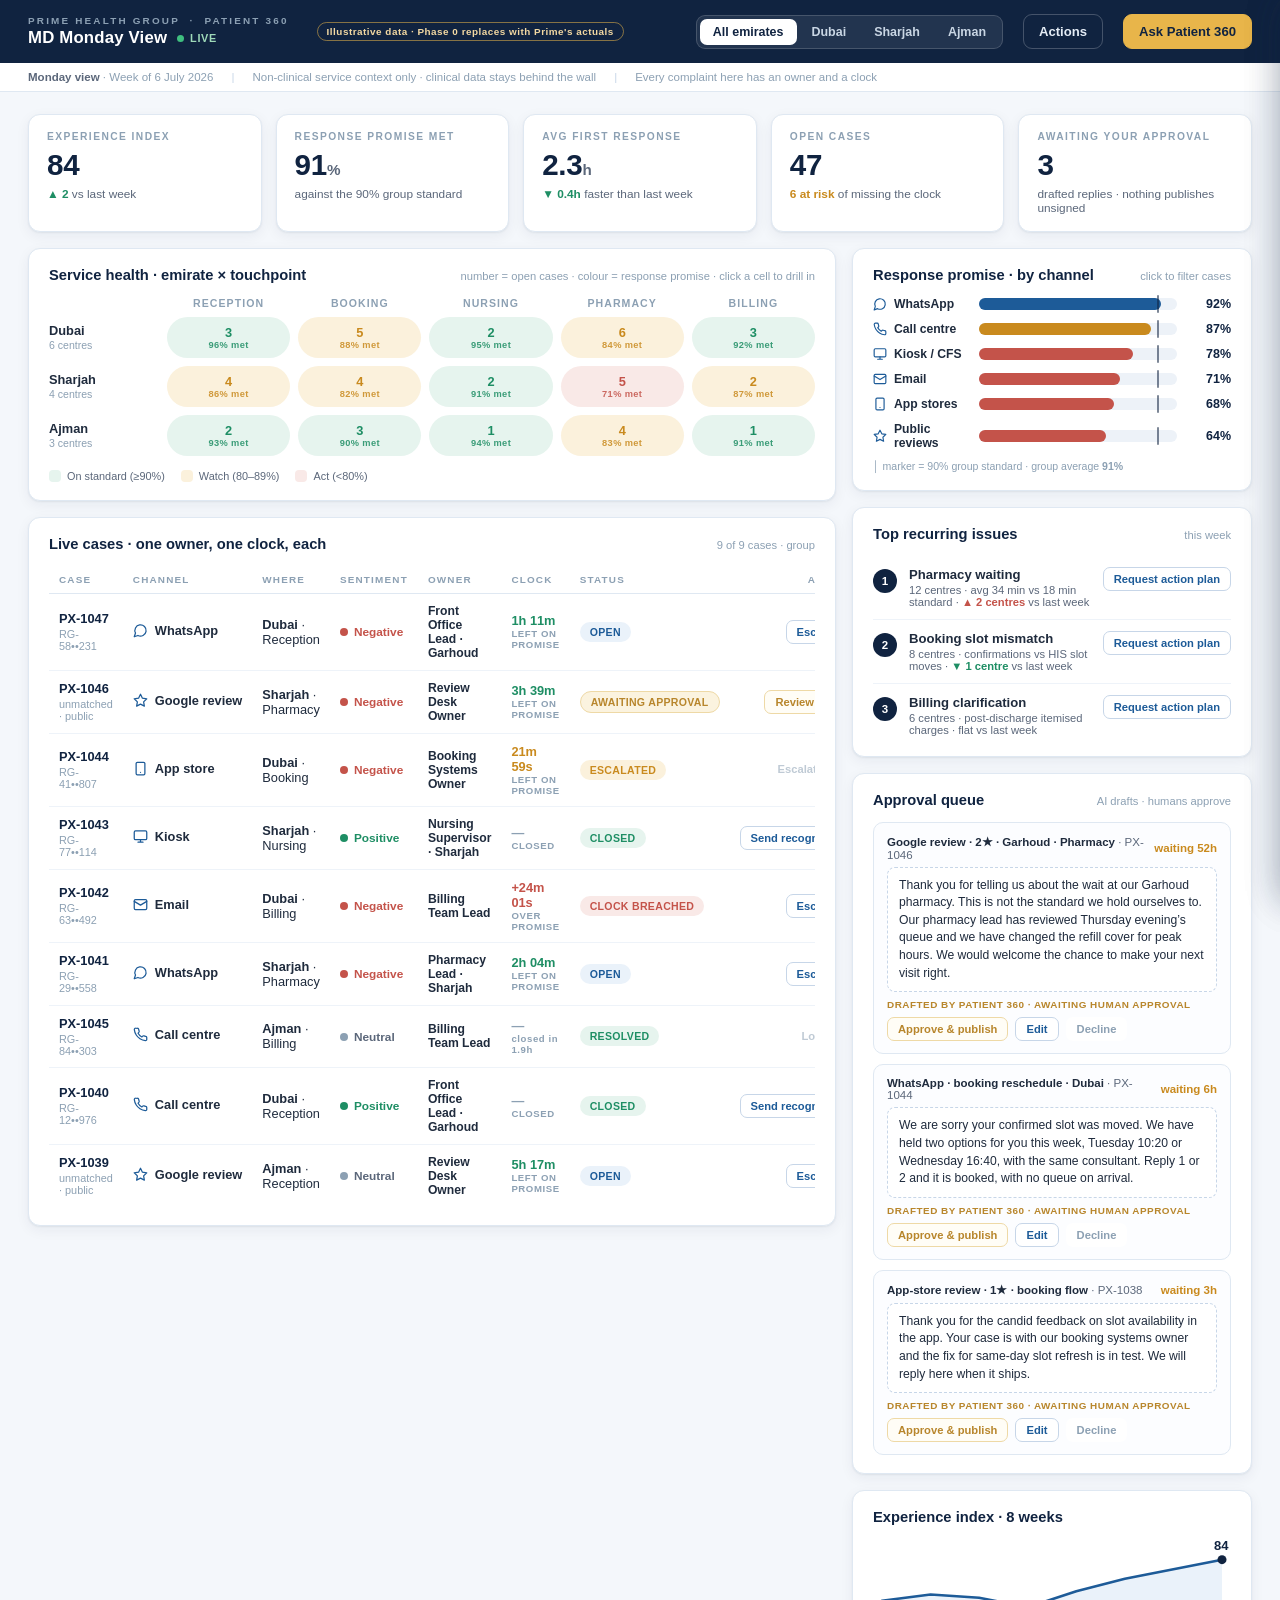
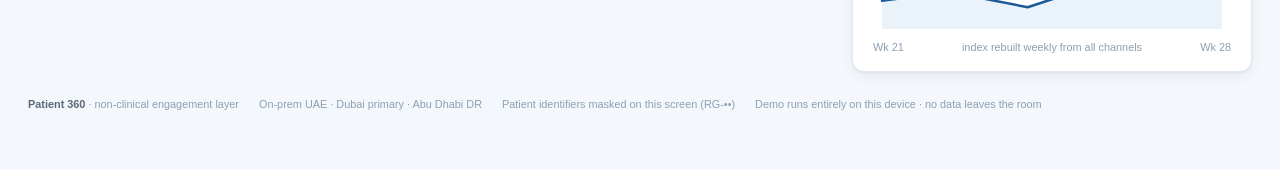
<file: Patient360_MD_Live_Demo 1.html>
<!DOCTYPE html>
<html lang="en">
<head>
<meta charset="UTF-8">
<meta name="viewport" content="width=device-width, initial-scale=1.0">
<title>Patient 360 · MD Monday View · Prime Health Group</title>
<style>
:root{
  --navy:#102340; --blue:#1D5B98; --blue-soft:#EAF2FA; --paper:#F4F7FB; --card:#FFFFFF;
  --line:#DFE8F2; --line2:#C7D6E8; --ink:#1F2B3D; --muted:#5B677A; --faint:#8CA0B3;
  --good:#1E8E64; --good-bg:#E6F4EE; --warn:#C98A1E; --warn-bg:#FBF1DC; --bad:#C4534A; --bad-bg:#F9E9E7;
  --gold:#E8B54A; --gold-dark:#B8862C; --radius:12px; --radius-sm:8px;
  --shadow:0 1px 2px rgba(16,35,64,.06),0 4px 14px rgba(16,35,64,.06);
  --font:"Segoe UI",-apple-system,BlinkMacSystemFont,Roboto,"Helvetica Neue",Arial,sans-serif;
}
*{margin:0;padding:0;box-sizing:border-box}
html{font-size:16px}
body{font-family:var(--font);background:var(--paper);color:var(--ink);-webkit-font-smoothing:antialiased}
button{font-family:var(--font);cursor:pointer;border:none;background:none}
button:focus-visible,a:focus-visible,input:focus-visible{outline:2px solid var(--blue);outline-offset:2px;border-radius:4px}
.num{font-variant-numeric:tabular-nums}

/* ---------- header ---------- */
.topbar{background:var(--navy);color:#fff;padding:14px 28px;display:flex;align-items:center;gap:20px;flex-wrap:wrap;position:sticky;top:0;z-index:50}
.brand{display:flex;flex-direction:column;gap:2px;margin-right:8px}
.kicker{font-size:.62rem;letter-spacing:.22em;color:#8CA0B3;font-weight:600}
.brand h1{font-size:1.05rem;font-weight:700;letter-spacing:.01em;display:flex;align-items:center;gap:10px}
.live{display:inline-flex;align-items:center;gap:6px;font-size:.68rem;font-weight:600;color:#9FDAB9;letter-spacing:.06em}
.live-dot{width:7px;height:7px;border-radius:50%;background:#3FBF7F;animation:pulse 2s infinite}
@keyframes pulse{0%{box-shadow:0 0 0 0 rgba(63,191,127,.5)}70%{box-shadow:0 0 0 7px rgba(63,191,127,0)}100%{box-shadow:0 0 0 0 rgba(63,191,127,0)}}
.demo-chip{font-size:.62rem;font-weight:600;letter-spacing:.05em;color:#F3D9A2;border:1px solid rgba(232,181,74,.55);padding:3px 9px;border-radius:99px;white-space:nowrap}
.topbar .spacer{flex:1}
.seg{display:flex;background:rgba(255,255,255,.08);border:1px solid rgba(255,255,255,.16);border-radius:9px;padding:3px;gap:2px}
.seg button{color:#C9D6E4;font-size:.78rem;font-weight:600;padding:6px 13px;border-radius:7px;transition:background .15s,color .15s}
.seg button.on{background:#fff;color:var(--navy)}
.seg button:hover:not(.on){background:rgba(255,255,255,.1)}
.tb-btn{display:inline-flex;align-items:center;gap:8px;font-size:.82rem;font-weight:600;padding:9px 15px;border-radius:9px;color:#E4ECF5;border:1px solid rgba(255,255,255,.22);position:relative;transition:background .15s}
.tb-btn:hover{background:rgba(255,255,255,.1)}
.tb-btn .badge{position:absolute;top:-7px;right:-7px;min-width:19px;height:19px;border-radius:99px;background:var(--gold);color:var(--navy);font-size:.68rem;font-weight:800;display:none;align-items:center;justify-content:center;padding:0 5px}
.tb-btn .badge.show{display:inline-flex}
.ask-btn{background:var(--gold);color:var(--navy);border:1px solid var(--gold);font-weight:800}
.ask-btn:hover{background:#F0C266}
.subbar{background:#fff;border-bottom:1px solid var(--line);padding:8px 28px;display:flex;gap:18px;align-items:center;font-size:.72rem;color:var(--faint);flex-wrap:wrap}
.subbar b{color:var(--muted);font-weight:600}
.subbar .dot{color:var(--line2)}
.chipbar{display:none;align-items:center;gap:8px}
.chipbar.show{display:inline-flex}
.fchip{display:inline-flex;align-items:center;gap:6px;background:var(--blue-soft);border:1px solid var(--line2);color:var(--blue);font-size:.72rem;font-weight:700;padding:3px 10px;border-radius:99px}
.fchip button{color:var(--blue);font-weight:800;font-size:.8rem;line-height:1}

/* ---------- layout ---------- */
.wrap{max-width:1440px;margin:0 auto;padding:22px 28px 60px}
.kpis{display:grid;grid-template-columns:repeat(5,1fr);gap:14px;margin-bottom:16px}
.kpi{background:var(--card);border:1px solid var(--line);border-radius:var(--radius);padding:16px 18px;box-shadow:var(--shadow)}
.kpi .lab{font-size:.64rem;letter-spacing:.14em;font-weight:700;color:var(--faint);margin-bottom:8px}
.kpi .val{font-size:1.85rem;font-weight:800;color:var(--navy);line-height:1;letter-spacing:-.01em}
.kpi .val small{font-size:.95rem;font-weight:700;color:var(--muted)}
.kpi .sub{font-size:.74rem;margin-top:7px;color:var(--muted)}
.kpi .sub .up{color:var(--good);font-weight:700}
.kpi .sub .down{color:var(--bad);font-weight:700}
.kpi .sub .warncol{color:var(--warn);font-weight:700}

.grid{display:grid;grid-template-columns:minmax(0,1fr) 400px;gap:16px;align-items:start}
.col{display:flex;flex-direction:column;gap:16px;min-width:0}
.panel{background:var(--card);border:1px solid var(--line);border-radius:var(--radius);box-shadow:var(--shadow);padding:18px 20px}
.panel-h{display:flex;align-items:baseline;justify-content:space-between;gap:10px;margin-bottom:14px}
.panel-h h2{font-size:.92rem;font-weight:700;color:var(--navy)}
.panel-h .hint{font-size:.7rem;color:var(--faint)}

/* ---------- heatmap ---------- */
.hm{display:grid;grid-template-columns:110px repeat(5,1fr);gap:8px;align-items:center}
.hm .hm-col{font-size:.66rem;letter-spacing:.1em;font-weight:700;color:var(--faint);text-align:center}
.hm .hm-row{font-size:.8rem;font-weight:700;color:var(--ink)}
.hm .hm-row small{display:block;font-weight:500;color:var(--faint);font-size:.66rem;margin-top:1px}
.cell{border:none;border-radius:99px;padding:8px 4px;text-align:center;font-size:.8rem;font-weight:800;transition:transform .12s,box-shadow .12s;width:100%}
.cell:hover{transform:translateY(-1px);box-shadow:0 3px 10px rgba(16,35,64,.16)}
.cell small{display:block;font-size:.58rem;font-weight:600;letter-spacing:.04em;opacity:.85}
.c-good{background:var(--good-bg);color:var(--good)}
.c-warn{background:var(--warn-bg);color:var(--warn)}
.c-bad{background:var(--bad-bg);color:var(--bad)}
.hm-dim{opacity:.28}
.legend{display:flex;gap:16px;margin-top:14px;font-size:.68rem;color:var(--muted);align-items:center;flex-wrap:wrap}
.lg{display:inline-flex;align-items:center;gap:6px}
.sw{width:12px;height:12px;border-radius:4px}

/* ---------- worklist ---------- */
table{width:100%;border-collapse:collapse;font-size:.8rem}
thead th{text-align:left;font-size:.62rem;letter-spacing:.12em;color:var(--faint);font-weight:700;padding:8px 10px;border-bottom:1px solid var(--line);white-space:nowrap}
tbody td{padding:10px;border-bottom:1px solid #EEF3F9;vertical-align:middle}
tbody tr:last-child td{border-bottom:none}
tbody tr:hover{background:#F8FAFD}
.case-id{font-weight:700;color:var(--navy)}
.case-sub{font-size:.68rem;color:var(--faint);margin-top:2px}
.chan{display:inline-flex;align-items:center;gap:7px;font-weight:600;color:var(--ink);white-space:nowrap}
.chan svg{width:15px;height:15px;color:var(--blue);flex:none}
.sent{display:inline-flex;align-items:center;gap:6px;font-size:.74rem;font-weight:600;white-space:nowrap}
.sent i{width:8px;height:8px;border-radius:50%;display:inline-block}
.s-neg i{background:var(--bad)}.s-neg{color:var(--bad)}
.s-pos i{background:var(--good)}.s-pos{color:var(--good)}
.s-neu i{background:var(--faint)}.s-neu{color:var(--muted)}
.owner{font-size:.76rem;color:var(--ink);font-weight:600}
.sla{font-weight:800}
.sla small{display:block;font-size:.6rem;font-weight:600;letter-spacing:.06em;color:var(--faint)}
.sla-ok{color:var(--good)}.sla-risk{color:var(--warn)}.sla-bad{color:var(--bad)}
.st{display:inline-block;font-size:.66rem;font-weight:700;letter-spacing:.03em;padding:4px 10px;border-radius:99px;white-space:nowrap}
.st-open{background:var(--blue-soft);color:var(--blue)}
.st-esc{background:var(--warn-bg);color:var(--warn)}
.st-app{background:#FBF3DF;color:var(--gold-dark);border:1px solid #EED9A6}
.st-done{background:var(--good-bg);color:var(--good)}
.st-brk{background:var(--bad-bg);color:var(--bad)}
.row-actions{display:flex;gap:6px;justify-content:flex-end}
.mini{font-size:.7rem;font-weight:700;padding:5px 10px;border-radius:7px;border:1px solid var(--line2);color:var(--blue);background:#fff;white-space:nowrap;transition:background .12s}
.mini:hover{background:var(--blue-soft)}
.mini.gold{border-color:#EED9A6;color:var(--gold-dark);background:#FFFDF6}
.mini.gold:hover{background:#FBF3DF}
.mini.ghost{border-color:transparent;color:var(--faint)}
.mini:disabled{opacity:.55;cursor:default}

/* ---------- right column ---------- */
.bars{display:flex;flex-direction:column;gap:11px}
.bar-row{display:grid;grid-template-columns:96px 1fr 44px;align-items:center;gap:10px}
.bar-name{font-size:.76rem;font-weight:600;color:var(--ink);display:flex;align-items:center;gap:7px;background:none;text-align:left;padding:0}
.bar-name:hover{color:var(--blue)}
.bar-name svg{width:14px;height:14px;color:var(--blue);flex:none}
.track{position:relative;height:12px;background:#EDF2F8;border-radius:99px;overflow:visible}
.fill{position:absolute;left:0;top:0;bottom:0;border-radius:99px;background:var(--blue)}
.fill.low{background:var(--bad)}
.fill.mid{background:var(--warn)}
.target{position:absolute;top:-3px;bottom:-3px;width:2px;background:var(--navy);opacity:.55;border-radius:2px}
.bar-val{font-size:.78rem;font-weight:800;text-align:right;color:var(--navy)}
.target-note{font-size:.66rem;color:var(--faint);margin-top:10px}

.issue{display:flex;align-items:flex-start;gap:12px;padding:11px 0;border-bottom:1px solid #EEF3F9}
.issue:last-child{border-bottom:none;padding-bottom:2px}
.issue .rank{width:24px;height:24px;border-radius:50%;background:var(--navy);color:#fff;font-size:.72rem;font-weight:800;display:flex;align-items:center;justify-content:center;flex:none;margin-top:2px}
.issue .body{flex:1;min-width:0}
.issue .t{font-size:.82rem;font-weight:700;color:var(--ink)}
.issue .m{font-size:.7rem;color:var(--muted);margin-top:2px}
.issue .m .worse{color:var(--bad);font-weight:700}
.issue .m .better{color:var(--good);font-weight:700}

.q-item{border:1px solid var(--line);border-radius:10px;padding:12px 13px;margin-bottom:10px;background:#FCFDFF}
.q-item:last-child{margin-bottom:0}
.q-top{display:flex;justify-content:space-between;gap:8px;font-size:.72rem;color:var(--muted);margin-bottom:6px;align-items:center}
.q-top b{color:var(--ink)}
.q-age{color:var(--warn);font-weight:700;white-space:nowrap}
.q-draft{font-size:.76rem;color:var(--ink);background:#fff;border:1px dashed var(--line2);border-radius:8px;padding:9px 11px;line-height:1.45}
.q-draft[contenteditable="true"]{border-style:solid;border-color:var(--blue);outline:none;background:#FDFEFF}
.q-note{font-size:.62rem;color:var(--gold-dark);font-weight:700;letter-spacing:.05em;margin:7px 0}
.q-actions{display:flex;gap:7px;flex-wrap:wrap}
.q-done{font-size:.74rem;color:var(--good);font-weight:700;padding:4px 0}

.spark-wrap{margin-top:4px}
.spark-meta{display:flex;justify-content:space-between;font-size:.68rem;color:var(--faint);margin-top:6px}

/* ---------- drawers, modal, toast ---------- */
.scrim{position:fixed;inset:0;background:rgba(16,35,64,.42);opacity:0;pointer-events:none;transition:opacity .2s;z-index:80}
.scrim.show{opacity:1;pointer-events:auto}
.drawer{position:fixed;top:0;right:0;bottom:0;width:430px;max-width:94vw;background:#fff;z-index:90;box-shadow:-12px 0 34px rgba(16,35,64,.22);transform:translateX(103%);transition:transform .24s ease;display:flex;flex-direction:column}
.drawer.show{transform:translateX(0)}
.d-head{background:var(--navy);color:#fff;padding:16px 20px;display:flex;align-items:center;justify-content:space-between;gap:10px}
.d-head .t{font-size:.95rem;font-weight:700}
.d-head .k{font-size:.6rem;letter-spacing:.2em;color:#8CA0B3;font-weight:700;margin-bottom:3px}
.x{color:#C9D6E4;font-size:1.25rem;line-height:1;padding:4px 8px;border-radius:6px}
.x:hover{background:rgba(255,255,255,.12)}
.d-body{flex:1;overflow-y:auto;padding:18px 20px;display:flex;flex-direction:column;gap:12px}
.d-foot{border-top:1px solid var(--line);padding:12px 20px;font-size:.64rem;color:var(--faint);line-height:1.5;background:#FAFCFE}

.bubble{max-width:88%;border-radius:12px;padding:11px 13px;font-size:.8rem;line-height:1.5}
.b-user{align-self:flex-end;background:var(--navy);color:#fff;border-bottom-right-radius:4px}
.b-ai{align-self:flex-start;background:var(--blue-soft);color:var(--ink);border-bottom-left-radius:4px;border:1px solid var(--line)}
.b-ai .data{display:block;margin-top:7px;padding-top:7px;border-top:1px dashed var(--line2);font-size:.72rem;color:var(--muted)}
.b-acts{align-self:flex-start;display:flex;gap:7px;flex-wrap:wrap;margin-top:-4px}
.typing{align-self:flex-start;display:inline-flex;gap:4px;padding:12px 14px;background:var(--blue-soft);border:1px solid var(--line);border-radius:12px;border-bottom-left-radius:4px}
.typing i{width:6px;height:6px;border-radius:50%;background:var(--faint);animation:blink 1.1s infinite}
.typing i:nth-child(2){animation-delay:.18s}.typing i:nth-child(3){animation-delay:.36s}
@keyframes blink{0%,80%,100%{opacity:.25}40%{opacity:1}}
.sugg{display:flex;flex-wrap:wrap;gap:7px}
.sugg button{font-size:.72rem;font-weight:600;color:var(--blue);border:1px solid var(--line2);background:#fff;padding:6px 11px;border-radius:99px}
.sugg button:hover{background:var(--blue-soft)}
.ask-input{display:flex;gap:8px;border-top:1px solid var(--line);padding:12px 16px;background:#fff}
.ask-input input{flex:1;border:1px solid var(--line2);border-radius:9px;padding:10px 13px;font-size:.82rem;font-family:var(--font);color:var(--ink)}
.ask-input input:focus{border-color:var(--blue);outline:none}
.send{background:var(--navy);color:#fff;font-weight:700;font-size:.8rem;padding:0 17px;border-radius:9px}
.send:hover{background:#1B3559}

.tray-item{border:1px solid var(--line);border-radius:10px;padding:11px 13px;display:flex;gap:10px;align-items:flex-start}
.tray-item .ic{width:26px;height:26px;border-radius:8px;background:var(--blue-soft);color:var(--blue);display:flex;align-items:center;justify-content:center;font-weight:800;font-size:.8rem;flex:none}
.tray-item .b{flex:1;min-width:0}
.tray-item .t{font-size:.79rem;font-weight:700;color:var(--ink)}
.tray-item .m{font-size:.68rem;color:var(--muted);margin-top:3px;line-height:1.45}
.tray-empty{text-align:center;color:var(--faint);font-size:.78rem;padding:30px 10px;line-height:1.6}

.modal{position:fixed;inset:0;display:none;align-items:center;justify-content:center;z-index:95;padding:20px}
.modal.show{display:flex}
.m-card{background:#fff;border-radius:14px;max-width:560px;width:100%;box-shadow:0 24px 60px rgba(16,35,64,.35);overflow:hidden}
.m-body{padding:18px 22px 22px}
.m-stat{display:flex;gap:22px;margin:4px 0 14px;font-size:.76rem;color:var(--muted)}
.m-stat b{display:block;font-size:1.15rem;color:var(--navy);font-weight:800}
.m-case{display:flex;justify-content:space-between;gap:10px;padding:9px 0;border-bottom:1px solid #EEF3F9;font-size:.78rem;align-items:center}
.m-case:last-of-type{border-bottom:none}
.m-foot{display:flex;justify-content:flex-end;gap:8px;padding:0 22px 20px}
.btn{font-size:.8rem;font-weight:700;padding:9px 16px;border-radius:9px}
.btn-p{background:var(--navy);color:#fff}
.btn-p:hover{background:#1B3559}
.btn-g{border:1px solid var(--line2);color:var(--muted);background:#fff}
.btn-g:hover{background:var(--paper)}

#toasts{position:fixed;left:22px;bottom:22px;z-index:120;display:flex;flex-direction:column;gap:9px}
.toast{background:var(--navy);color:#fff;font-size:.78rem;font-weight:600;padding:11px 15px;border-radius:10px;box-shadow:0 10px 26px rgba(16,35,64,.35);display:flex;align-items:center;gap:9px;animation:tin .25s ease}
.toast .tk{color:#7FD8A8;font-weight:800}
@keyframes tin{from{transform:translateY(8px);opacity:0}to{transform:none;opacity:1}}

.pagefoot{margin-top:26px;display:flex;gap:20px;flex-wrap:wrap;font-size:.68rem;color:var(--faint);align-items:center}
.pagefoot b{color:var(--muted)}

@media (max-width:1120px){.grid{grid-template-columns:1fr}.kpis{grid-template-columns:repeat(2,1fr)}}
@media (max-width:640px){.kpis{grid-template-columns:1fr}.wrap{padding:16px 14px 50px}.topbar{padding:12px 14px}.hm{grid-template-columns:84px repeat(5,1fr);gap:5px}.cell{font-size:.7rem;padding:6px 2px}}
@media print{.topbar,.subbar,.ask-input,.row-actions,.mini,.q-actions,#toasts{display:none !important}.panel{box-shadow:none}}
@media (prefers-reduced-motion:reduce){*{animation:none !important;transition:none !important}}
</style>
</head>
<body>

<header class="topbar">
  <div class="brand">
    <span class="kicker">PRIME HEALTH GROUP &nbsp;·&nbsp; PATIENT 360</span>
    <h1>MD Monday View <span class="live"><span class="live-dot"></span>LIVE</span></h1>
  </div>
  <span class="demo-chip">Illustrative data · Phase 0 replaces with Prime's actuals</span>
  <div class="spacer"></div>
  <div class="seg" role="tablist" aria-label="Emirate filter">
    <button class="on" data-em="All" onclick="setEmirate('All')">All emirates</button>
    <button data-em="Dubai" onclick="setEmirate('Dubai')">Dubai</button>
    <button data-em="Sharjah" onclick="setEmirate('Sharjah')">Sharjah</button>
    <button data-em="Ajman" onclick="setEmirate('Ajman')">Ajman</button>
  </div>
  <button class="tb-btn" onclick="openDrawer('tray')" aria-label="Open actions raised">
    Actions <span class="badge" id="trayBadge">0</span>
  </button>
  <button class="tb-btn ask-btn" onclick="openDrawer('ask')">Ask Patient 360</button>
</header>

<div class="subbar">
  <span><b>Monday view</b> · Week of 6 July 2026</span><span class="dot">|</span>
  <span>Non-clinical service context only · clinical data stays behind the wall</span><span class="dot">|</span>
  <span>Every complaint here has an owner and a clock</span>
  <span class="chipbar" id="chanChip"></span>
</div>

<main class="wrap">

  <!-- KPI STRIP -->
  <section class="kpis" aria-label="Key indicators">
    <div class="kpi"><div class="lab">EXPERIENCE INDEX</div><div class="val num" id="kExp">84</div><div class="sub" id="kExpSub"><span class="up">▲ 2</span> vs last week</div></div>
    <div class="kpi"><div class="lab">RESPONSE PROMISE MET</div><div class="val num" id="kSla">91<small>%</small></div><div class="sub">against the 90% group standard</div></div>
    <div class="kpi"><div class="lab">AVG FIRST RESPONSE</div><div class="val num" id="kResp">2.3<small>h</small></div><div class="sub" id="kRespSub"><span class="up">▼ 0.4h</span> faster than last week</div></div>
    <div class="kpi"><div class="lab">OPEN CASES</div><div class="val num" id="kOpen">47</div><div class="sub" id="kOpenSub"><span class="warncol" id="kRisk">6 at risk</span> of missing the clock</div></div>
    <div class="kpi"><div class="lab">AWAITING YOUR APPROVAL</div><div class="val num" id="kAppr">3</div><div class="sub">drafted replies · nothing publishes unsigned</div></div>
  </section>

  <div class="grid">
    <!-- LEFT -->
    <div class="col">
      <section class="panel" aria-label="Centre by touchpoint heatmap">
        <div class="panel-h">
          <h2>Service health · emirate × touchpoint</h2>
          <span class="hint">number = open cases · colour = response promise · click a cell to drill in</span>
        </div>
        <div class="hm" id="heatmap"></div>
        <div class="legend">
          <span class="lg"><span class="sw" style="background:var(--good-bg)"></span>On standard (≥90%)</span>
          <span class="lg"><span class="sw" style="background:var(--warn-bg)"></span>Watch (80–89%)</span>
          <span class="lg"><span class="sw" style="background:var(--bad-bg)"></span>Act (&lt;80%)</span>
        </div>
      </section>

      <section class="panel" aria-label="Live case worklist">
        <div class="panel-h">
          <h2>Live cases · one owner, one clock, each</h2>
          <span class="hint" id="wlHint"></span>
        </div>
        <div style="overflow-x:auto">
        <table>
          <thead><tr>
            <th>CASE</th><th>CHANNEL</th><th>WHERE</th><th>SENTIMENT</th><th>OWNER</th><th>CLOCK</th><th>STATUS</th><th style="text-align:right">ACTION</th>
          </tr></thead>
          <tbody id="wlBody"></tbody>
        </table>
        </div>
      </section>
    </div>

    <!-- RIGHT -->
    <div class="col">
      <section class="panel" aria-label="Channel response compliance">
        <div class="panel-h"><h2>Response promise · by channel</h2><span class="hint">click to filter cases</span></div>
        <div class="bars" id="chanBars"></div>
        <div class="target-note">│ marker = 90% group standard · group average <b class="num">91%</b></div>
      </section>

      <section class="panel" aria-label="Top recurring issues">
        <div class="panel-h"><h2>Top recurring issues</h2><span class="hint">this week</span></div>
        <div id="issues"></div>
      </section>

      <section class="panel" aria-label="Approval queue">
        <div class="panel-h"><h2>Approval queue</h2><span class="hint">AI drafts · humans approve</span></div>
        <div id="queue"></div>
      </section>

      <section class="panel" aria-label="Sentiment trend">
        <div class="panel-h"><h2>Experience index · 8 weeks</h2></div>
        <div class="spark-wrap" id="spark"></div>
        <div class="spark-meta"><span>Wk 21</span><span>index rebuilt weekly from all channels</span><span>Wk 28</span></div>
      </section>
    </div>
  </div>

  <div class="pagefoot">
    <span><b>Patient 360</b> · non-clinical engagement layer</span>
    <span>On-prem UAE · Dubai primary · Abu Dhabi DR</span>
    <span>Patient identifiers masked on this screen (RG-••)</span>
    <span>Demo runs entirely on this device · no data leaves the room</span>
  </div>
</main>

<!-- DRILL MODAL -->
<div class="scrim" id="scrimModal" onclick="closeModal()"></div>
<div class="modal" id="drill" role="dialog" aria-modal="true" aria-labelledby="drillTitle">
  <div class="m-card">
    <div class="d-head"><div><div class="k">DRILL-DOWN</div><div class="t" id="drillTitle"></div></div><button class="x" onclick="closeModal()" aria-label="Close">×</button></div>
    <div class="m-body" id="drillBody"></div>
    <div class="m-foot">
      <button class="btn btn-g" onclick="closeModal()">Close</button>
      <button class="btn btn-p" id="drillAct"></button>
    </div>
  </div>
</div>

<!-- DRAWERS -->
<div class="scrim" id="scrimDrawer" onclick="closeDrawers()"></div>

<aside class="drawer" id="ask" role="dialog" aria-modal="true" aria-label="Ask Patient 360">
  <div class="d-head"><div><div class="k">ASK PATIENT 360</div><div class="t">Query the group, act from here</div></div><button class="x" onclick="closeDrawers()" aria-label="Close">×</button></div>
  <div class="d-body" id="chat">
    <div class="bubble b-ai">Good morning, Dr. Jamil. Ask me about any centre, channel, touchpoint or case, and I will answer with this week's data and a next action.
      <span class="data">This week: index 84 · promise met 91% · top issue: pharmacy waiting (12 centres)</span>
    </div>
    <div class="sugg" id="sugg"></div>
  </div>
  <div class="ask-input">
    <input id="askIn" type="text" placeholder="e.g. Why is pharmacy waiting recurring?" aria-label="Ask a question">
    <button class="send" onclick="sendAsk()">Ask</button>
  </div>
  <div class="d-foot">Demo runs fully on this device. In production: the model runs on-prem inside Prime's UAE data centre, answers only from Prime's own engagement data, and every outbound reply waits for human approval.</div>
</aside>

<aside class="drawer" id="tray" role="dialog" aria-modal="true" aria-label="Actions raised">
  <div class="d-head"><div><div class="k">THIS SESSION</div><div class="t">Actions raised</div></div><button class="x" onclick="closeDrawers()" aria-label="Close">×</button></div>
  <div class="d-body" id="trayBody"><div class="tray-empty">No actions raised yet.<br>Every button on this screen ends here: an owner, a due date, a trace.</div></div>
  <div class="d-foot">Each action is logged to its case with owner, due time and closure evidence, and rolls up to next Monday's view.</div>
</aside>

<div id="toasts" aria-live="polite"></div>

<script>
'use strict';
/* ================= DATA (illustrative) ================= */
var TOUCHPOINTS = ['Reception','Booking','Nursing','Pharmacy','Billing'];
var EMIRATES = ['Dubai','Sharjah','Ajman'];
var HEAT = {
  Dubai:   {Reception:[96,3], Booking:[88,5], Nursing:[95,2], Pharmacy:[84,6], Billing:[92,3], centres:'6 centres'},
  Sharjah: {Reception:[86,4], Booking:[82,4], Nursing:[91,2], Pharmacy:[71,5], Billing:[87,2], centres:'4 centres'},
  Ajman:   {Reception:[93,2], Booking:[90,3], Nursing:[94,1], Pharmacy:[83,4], Billing:[91,1], centres:'3 centres'}
};
var KPI = {
  All:    {exp:84, expD:'▲ 2', sla:91, resp:'2.3', open:47, risk:6},
  Dubai:  {exp:87, expD:'▲ 1', sla:94, resp:'1.8', open:19, risk:1},
  Sharjah:{exp:78, expD:'▼ 1', sla:85, resp:'3.1', open:17, risk:4},
  Ajman:  {exp:85, expD:'▲ 3', sla:92, resp:'2.1', open:11, risk:1}
};
var CHANNELS = [
  {name:'WhatsApp', key:'WhatsApp', pct:92, icon:'chat'},
  {name:'Call centre', key:'Call centre', pct:87, icon:'phone'},
  {name:'Kiosk / CFS', key:'Kiosk', pct:78, icon:'kiosk'},
  {name:'Email', key:'Email', pct:71, icon:'mail'},
  {name:'App stores', key:'App store', pct:68, icon:'apps'},
  {name:'Public reviews', key:'Google review', pct:64, icon:'star'}
];
var ISSUES = [
  {t:'Pharmacy waiting', m:'12 centres · avg 34 min vs 18 min standard', trend:'<span class="worse">▲ 2 centres</span> vs last week', owner:'Group Pharmacy Operations Lead'},
  {t:'Booking slot mismatch', m:'8 centres · confirmations vs HIS slot moves', trend:'<span class="better">▼ 1 centre</span> vs last week', owner:'Booking Systems Owner'},
  {t:'Billing clarification', m:'6 centres · post-discharge itemised charges', trend:'flat vs last week', owner:'Group Billing Team Lead'}
];
var QUEUE = [
  {id:'q1', src:'Google review · 2★ · Garhoud · Pharmacy', age:'waiting 52h', case:'PX-1046',
   draft:'Thank you for telling us about the wait at our Garhoud pharmacy. This is not the standard we hold ourselves to. Our pharmacy lead has reviewed Thursday evening\u2019s queue and we have changed the refill cover for peak hours. We would welcome the chance to make your next visit right.'},
  {id:'q2', src:'WhatsApp · booking reschedule · Dubai', age:'waiting 6h', case:'PX-1044',
   draft:'We are sorry your confirmed slot was moved. We have held two options for you this week, Tuesday 10:20 or Wednesday 16:40, with the same consultant. Reply 1 or 2 and it is booked, with no queue on arrival.'},
  {id:'q3', src:'App-store review · 1★ · booking flow', age:'waiting 3h', case:'PX-1038',
   draft:'Thank you for the candid feedback on slot availability in the app. Your case is with our booking systems owner and the fix for same-day slot refresh is in test. We will reply here when it ships.'}
];
var CASES = [
  {id:'PX-1047', chan:'WhatsApp', em:'Dubai', tp:'Reception', rg:'RG-58\u2022\u2022231', sent:'neg', owner:'Front Office Lead · Garhoud', secs:4320, status:'open'},
  {id:'PX-1046', chan:'Google review', em:'Sharjah', tp:'Pharmacy', rg:'unmatched · public', sent:'neg', owner:'Review Desk Owner', secs:13200, status:'approval'},
  {id:'PX-1044', chan:'App store', em:'Dubai', tp:'Booking', rg:'RG-41\u2022\u2022807', sent:'neg', owner:'Booking Systems Owner', secs:1320, status:'esc'},
  {id:'PX-1043', chan:'Kiosk', em:'Sharjah', tp:'Nursing', rg:'RG-77\u2022\u2022114', sent:'pos', owner:'Nursing Supervisor · Sharjah', secs:0, status:'closed'},
  {id:'PX-1042', chan:'Email', em:'Dubai', tp:'Billing', rg:'RG-63\u2022\u2022492', sent:'neg', owner:'Billing Team Lead', secs:-1440, status:'breached'},
  {id:'PX-1041', chan:'WhatsApp', em:'Sharjah', tp:'Pharmacy', rg:'RG-29\u2022\u2022558', sent:'neg', owner:'Pharmacy Lead · Sharjah', secs:7500, status:'open'},
  {id:'PX-1045', chan:'Call centre', em:'Ajman', tp:'Billing', rg:'RG-84\u2022\u2022303', sent:'neu', owner:'Billing Team Lead', secs:0, status:'resolved', note:'closed in 1.9h'},
  {id:'PX-1040', chan:'Call centre', em:'Dubai', tp:'Reception', rg:'RG-12\u2022\u2022976', sent:'pos', owner:'Front Office Lead · Garhoud', secs:0, status:'closed'},
  {id:'PX-1039', chan:'Google review', em:'Ajman', tp:'Reception', rg:'unmatched · public', sent:'neu', owner:'Review Desk Owner', secs:19080, status:'open'}
];
var TREND = [71,73,72,69,74,78,81,84];

/* ================= ICONS ================= */
function icon(n){
  var p = {
    phone:'<path d="M22 16.9v3a2 2 0 0 1-2.2 2 19.8 19.8 0 0 1-8.6-3.1 19.5 19.5 0 0 1-6-6A19.8 19.8 0 0 1 2.1 4.2 2 2 0 0 1 4.1 2h3a2 2 0 0 1 2 1.7c.13.96.36 1.9.7 2.8a2 2 0 0 1-.45 2.11L8.1 9.9a16 16 0 0 0 6 6l1.3-1.27a2 2 0 0 1 2.1-.45c.9.34 1.85.57 2.8.7a2 2 0 0 1 1.7 2z"/>',
    chat:'<path d="M7.9 20A9 9 0 1 0 4 16.1L2 22Z"/>',
    mail:'<rect x="2" y="4" width="20" height="16" rx="2"/><path d="m22 7-10 6L2 7"/>',
    kiosk:'<rect x="2" y="3" width="20" height="14" rx="2"/><path d="M8 21h8M12 17v4"/>',
    star:'<polygon points="12 2 15.09 8.26 22 9.27 17 14.14 18.18 21.02 12 17.77 5.82 21.02 7 14.14 2 9.27 8.91 8.26 12 2"/>',
    apps:'<rect x="5" y="2" width="14" height="20" rx="2"/><path d="M12 18h.01"/>'
  }[n] || '';
  return '<svg viewBox="0 0 24 24" fill="none" stroke="currentColor" stroke-width="2" stroke-linecap="round" stroke-linejoin="round" aria-hidden="true">'+p+'</svg>';
}
function chanIcon(chan){
  var map = {'WhatsApp':'chat','Call centre':'phone','Kiosk':'kiosk','Email':'mail','App store':'apps','Google review':'star'};
  return icon(map[chan]||'chat');
}

/* ================= STATE ================= */
var state = {emirate:'All', channel:null};
var actions = [];

/* ================= KPIs ================= */
function renderKPIs(){
  var k = KPI[state.emirate];
  document.getElementById('kExp').textContent = k.exp;
  var up = k.expD.indexOf('▲')===0;
  document.getElementById('kExpSub').innerHTML = '<span class="'+(up?'up':'down')+'">'+k.expD+'</span> vs last week';
  document.getElementById('kSla').innerHTML = k.sla+'<small>%</small>';
  document.getElementById('kResp').innerHTML = k.resp+'<small>h</small>';
  document.getElementById('kOpen').textContent = k.open;
  document.getElementById('kRisk').textContent = k.risk+' at risk';
}

/* ================= HEATMAP ================= */
function cellClass(p){ return p>=90 ? 'c-good' : (p>=80 ? 'c-warn' : 'c-bad'); }
function renderHeatmap(){
  var h = '<div></div>';
  TOUCHPOINTS.forEach(function(t){ h += '<div class="hm-col">'+t.toUpperCase()+'</div>'; });
  EMIRATES.forEach(function(em){
    var dim = (state.emirate!=='All' && state.emirate!==em) ? ' hm-dim' : '';
    h += '<div class="hm-row'+dim+'">'+em+'<small>'+HEAT[em].centres+'</small></div>';
    TOUCHPOINTS.forEach(function(t){
      var d = HEAT[em][t];
      h += '<button class="cell '+cellClass(d[0])+dim+'" onclick="openDrill(\''+em+'\',\''+t+'\')" aria-label="'+em+' '+t+': promise met '+d[0]+' percent, '+d[1]+' open cases">'+d[1]+'<small>'+d[0]+'% met</small></button>';
    });
  });
  document.getElementById('heatmap').innerHTML = h;
}

/* ================= CHANNEL BARS ================= */
function renderChannels(){
  var h = '';
  CHANNELS.forEach(function(c){
    var cls = c.pct>=90 ? '' : (c.pct>=80 ? ' mid' : ' low');
    h += '<div class="bar-row">'
      + '<button class="bar-name" onclick="setChannel(\''+c.key+'\')" title="Filter cases to '+c.name+'">'+chanIcon(c.key)+c.name+'</button>'
      + '<div class="track"><div class="fill'+cls+'" style="width:'+c.pct+'%"></div><div class="target" style="left:90%"></div></div>'
      + '<div class="bar-val num">'+c.pct+'%</div></div>';
  });
  document.getElementById('chanBars').innerHTML = h;
}

/* ================= ISSUES ================= */
function renderIssues(){
  var h = '';
  ISSUES.forEach(function(iss, i){
    h += '<div class="issue"><div class="rank">'+(i+1)+'</div><div class="body">'
      + '<div class="t">'+iss.t+'</div><div class="m">'+iss.m+' · '+iss.trend+'</div></div>'
      + '<button class="mini" onclick="raiseAction(\'Action plan · '+iss.t+'\',\''+iss.owner+'\',\'due in 3 days\',\'Top issues\')">Request action plan</button></div>';
  });
  document.getElementById('issues').innerHTML = h;
}

/* ================= APPROVAL QUEUE ================= */
function renderQueue(){
  var h = '';
  QUEUE.forEach(function(q){
    h += '<div class="q-item" id="'+q.id+'">'
      + '<div class="q-top"><span><b>'+q.src+'</b> · '+q.case+'</span><span class="q-age">'+q.age+'</span></div>'
      + '<div class="q-draft" id="'+q.id+'d">'+q.draft+'</div>'
      + '<div class="q-note">DRAFTED BY PATIENT 360 · AWAITING HUMAN APPROVAL</div>'
      + '<div class="q-actions">'
      + '<button class="mini gold" onclick="approveDraft(\''+q.id+'\',\''+q.case+'\')">Approve &amp; publish</button>'
      + '<button class="mini" id="'+q.id+'e" onclick="editDraft(\''+q.id+'\')">Edit</button>'
      + '<button class="mini ghost" onclick="declineDraft(\''+q.id+'\')">Decline</button>'
      + '</div></div>';
  });
  document.getElementById('queue').innerHTML = h;
}
var apprLeft = QUEUE.length;
function approveDraft(id, cs){
  var el = document.getElementById(id);
  el.innerHTML = '<div class="q-done">✓ Approved by MD · published · logged to '+cs+'</div>';
  apprLeft--; document.getElementById('kAppr').textContent = apprLeft;
  toast('Reply published · logged to '+cs+' with your sign-off');
}
function declineDraft(id){
  var el = document.getElementById(id);
  el.innerHTML = '<div class="q-done" style="color:var(--muted)">Returned to owner for a new draft</div>';
  apprLeft--; document.getElementById('kAppr').textContent = apprLeft;
  toast('Draft returned to the case owner');
}
function editDraft(id){
  var d = document.getElementById(id+'d'), b = document.getElementById(id+'e');
  if(d.getAttribute('contenteditable')==='true'){
    d.setAttribute('contenteditable','false'); b.textContent='Edit'; toast('Draft saved · your wording kept on the case');
  } else {
    d.setAttribute('contenteditable','true'); d.focus(); b.textContent='Save draft';
  }
}

/* ================= WORKLIST ================= */
function fmtClock(s){
  if(s===0) return '';
  var a = Math.abs(s), h = Math.floor(a/3600), m = Math.floor((a%3600)/60);
  return (s<0?'+':'') + (h>0 ? h+'h '+String(m).padStart(2,'0')+'m' : m+'m '+String(a%60).padStart(2,'0')+'s');
}
function slaCls(c){ return c.secs<0 ? 'sla-bad' : (c.secs<=1800 ? 'sla-risk' : 'sla-ok'); }
function visibleCases(){
  return CASES.filter(function(c){
    if(state.emirate!=='All' && c.em!==state.emirate) return false;
    if(state.channel && c.chan!==state.channel) return false;
    return true;
  });
}
function statusChip(c){
  if(c.status==='open') return '<span class="st st-open">OPEN</span>';
  if(c.status==='esc') return '<span class="st st-esc">ESCALATED</span>';
  if(c.status==='approval') return '<span class="st st-app">AWAITING APPROVAL</span>';
  if(c.status==='breached') return '<span class="st st-brk">CLOCK BREACHED</span>';
  return '<span class="st st-done">'+(c.status==='resolved'?'RESOLVED':'CLOSED')+'</span>';
}
function rowActions(c){
  if(c.sent==='pos') return '<button class="mini" id="rec-'+c.id+'" onclick="recognise(\''+c.id+'\',\''+c.owner+'\')">Send recognition</button>';
  if(c.status==='approval') return '<button class="mini gold" onclick="openDrawerFromRow()">Review draft</button>';
  if(c.status==='resolved'||c.status==='closed') return '<button class="mini ghost" disabled>Logged</button>';
  var esc = c.status==='esc' ? '<button class="mini ghost" disabled>Escalated ✓</button>' : '<button class="mini" onclick="escalate(\''+c.id+'\')">Escalate</button>';
  return esc;
}
function renderWorklist(){
  var rows = visibleCases(), h='';
  rows.forEach(function(c){
    var clock = c.secs===0 ? '<span class="sla" style="color:var(--faint)">—<small>'+(c.note||'CLOSED')+'</small></span>'
      : '<span class="sla num '+slaCls(c)+'" id="clk-'+c.id+'">'+fmtClock(c.secs)+'<small>'+(c.secs<0?'OVER PROMISE':'LEFT ON PROMISE')+'</small></span>';
    h += '<tr>'
      + '<td><div class="case-id">'+c.id+'</div><div class="case-sub">'+c.rg+'</div></td>'
      + '<td><span class="chan">'+chanIcon(c.chan)+c.chan+'</span></td>'
      + '<td><b>'+c.em+'</b> · '+c.tp+'</td>'
      + '<td><span class="sent s-'+c.sent+'"><i></i>'+(c.sent==='neg'?'Negative':c.sent==='pos'?'Positive':'Neutral')+'</span></td>'
      + '<td class="owner">'+c.owner+'</td>'
      + '<td>'+clock+'</td>'
      + '<td>'+statusChip(c)+'</td>'
      + '<td><div class="row-actions">'+rowActions(c)+'</div></td></tr>';
  });
  document.getElementById('wlBody').innerHTML = h || '<tr><td colspan="8" style="text-align:center;color:var(--faint);padding:26px">No cases match this view.</td></tr>';
  var scope = (state.emirate==='All'?'group':state.emirate) + (state.channel ? ' · '+state.channel : '');
  document.getElementById('wlHint').textContent = rows.length+' of '+CASES.length+' cases · '+scope;
}
function escalate(id){
  var c = CASES.find(function(x){return x.id===id}); if(!c) return;
  c.status='esc'; renderWorklist();
  raiseAction('Escalation · '+id+' ('+c.em+' '+c.tp+')','Group Patient Experience Head','review today','Worklist');
}
function recognise(id, owner){
  var b = document.getElementById('rec-'+id);
  if(b){ b.textContent='Recognised ✓'; b.disabled=true; }
  toast('Recognition sent for '+id+' · logged to '+owner+'\u2019s record');
}
function openDrawerFromRow(){ closeDrawers(); document.getElementById('queue').scrollIntoView({behavior:'smooth',block:'center'}); toast('Draft is in the approval queue, right column'); }

/* live clocks */
setInterval(function(){
  CASES.forEach(function(c){
    if(c.status==='resolved'||c.status==='closed'||c.secs===0) return;
    c.secs -= 1;
    var el = document.getElementById('clk-'+c.id);
    if(el){
      el.className = 'sla num '+slaCls(c);
      el.innerHTML = fmtClock(c.secs)+'<small>'+(c.secs<0?'OVER PROMISE':'LEFT ON PROMISE')+'</small>';
    }
  });
}, 1000);

/* ================= SPARKLINE ================= */
function renderSpark(){
  var w=356,hh=92,pad=8,min=64,max=88;
  var pts = TREND.map(function(v,i){
    var x = pad + i*(w-2*pad)/(TREND.length-1);
    var y = hh-pad - (v-min)/(max-min)*(hh-2*pad);
    return [x,y];
  });
  var line = pts.map(function(p){return p[0].toFixed(1)+','+p[1].toFixed(1)}).join(' ');
  var area = 'M'+pts[0][0]+','+(hh-2)+' L'+pts.map(function(p){return p[0].toFixed(1)+','+p[1].toFixed(1)}).join(' L')+' L'+pts[pts.length-1][0]+','+(hh-2)+' Z';
  var last = pts[pts.length-1];
  var s = '<svg viewBox="0 0 '+w+' '+hh+'" width="100%" height="'+hh+'" role="img" aria-label="Experience index trend, 8 weeks, rising from 71 to 84">'
    + '<path d="'+area+'" fill="#EAF2FA"/>'
    + '<polyline points="'+line+'" fill="none" stroke="#1D5B98" stroke-width="2.5" stroke-linecap="round" stroke-linejoin="round"/>'
    + '<circle cx="'+last[0]+'" cy="'+last[1]+'" r="4.5" fill="#102340"/>'
    + '<text x="'+(last[0]-8)+'" y="'+(last[1]-10)+'" font-size="13" font-weight="800" fill="#102340" font-family="inherit">84</text>'
    + '</svg>';
  document.getElementById('spark').innerHTML = s;
}

/* ================= FILTERS ================= */
function setEmirate(em){
  state.emirate = em;
  document.querySelectorAll('.seg button').forEach(function(b){ b.classList.toggle('on', b.getAttribute('data-em')===em); });
  renderKPIs(); renderHeatmap(); renderWorklist();
}
function setChannel(key){
  state.channel = (state.channel===key) ? null : key;
  var bar = document.getElementById('chanChip');
  if(state.channel){
    bar.className='chipbar show';
    bar.innerHTML = '<span class="fchip">Channel: '+state.channel+' <button onclick="setChannel(\''+state.channel+'\')" aria-label="Clear channel filter">×</button></span>';
  } else { bar.className='chipbar'; bar.innerHTML=''; }
  renderWorklist();
  if(state.channel) toast('Cases filtered to '+state.channel);
}

/* ================= DRILL ================= */
var drillCtx = null;
function openDrill(em, tp){
  drillCtx = {em:em, tp:tp};
  var d = HEAT[em][tp];
  document.getElementById('drillTitle').textContent = em+' · '+tp;
  var list = CASES.filter(function(c){return c.em===em && c.tp===tp});
  var rows = list.length ? list.map(function(c){
    return '<div class="m-case"><span><b>'+c.id+'</b> · '+c.chan+' · '+(c.sent==='neg'?'negative':c.sent==='pos'?'positive':'neutral')+'</span><span class="owner">'+c.owner+'</span></div>';
  }).join('') : '<div class="m-case"><span style="color:var(--faint)">Older cases at this intersection are in the case log.</span></div>';
  document.getElementById('drillBody').innerHTML =
    '<div class="m-stat"><span><b class="num">'+d[0]+'%</b>promise met</span><span><b class="num">'+d[1]+'</b>open cases</span><span><b class="num">'+(d[0]>=90?'On':'Off')+'</b>standard</span></div>'
    + '<div style="font-size:.66rem;letter-spacing:.12em;color:var(--faint);font-weight:700;margin-bottom:4px">CASES THIS WEEK</div>' + rows;
  var btn = document.getElementById('drillAct');
  btn.textContent = 'Request action plan · '+em+' '+tp;
  btn.onclick = function(){
    raiseAction('Action plan · '+em+' '+tp+' ('+d[0]+'% met, '+d[1]+' open)', em+' '+tp+' Lead', 'due in 3 days', 'Heatmap drill-down');
    closeModal();
  };
  document.getElementById('scrimModal').classList.add('show');
  document.getElementById('drill').classList.add('show');
}
function closeModal(){
  document.getElementById('scrimModal').classList.remove('show');
  document.getElementById('drill').classList.remove('show');
}

/* ================= ACTIONS TRAY ================= */
function raiseAction(title, owner, due, src){
  actions.unshift({title:title, owner:owner, due:due, src:src, t:new Date()});
  var b = document.getElementById('trayBadge');
  b.textContent = actions.length; b.classList.add('show');
  renderTray();
  toast('Action raised · '+owner+' · '+due);
}
function renderTray(){
  var el = document.getElementById('trayBody');
  if(!actions.length){ el.innerHTML = '<div class="tray-empty">No actions raised yet.<br>Every button on this screen ends here: an owner, a due date, a trace.</div>'; return; }
  el.innerHTML = actions.map(function(a,i){
    return '<div class="tray-item"><div class="ic">→</div><div class="b"><div class="t">'+a.title+'</div>'
      + '<div class="m">Owner: <b>'+a.owner+'</b> · '+a.due+' · raised from '+a.src+'</div></div>'
      + '<button class="mini" onclick="doneAction('+i+')">Mark done</button></div>';
  }).join('');
}
function doneAction(i){
  var a = actions.splice(i,1)[0];
  var b = document.getElementById('trayBadge');
  b.textContent = actions.length; if(!actions.length) b.classList.remove('show');
  renderTray();
  toast('Closed with evidence · '+a.title);
}

/* ================= ASK ================= */
var SUGG = ['Why is pharmacy waiting recurring?','Which channel is missing the promise?','Anything waiting on my approval?','How is Sharjah this week?'];
function renderSugg(){
  document.getElementById('sugg').innerHTML = SUGG.map(function(s){
    return '<button onclick="askPreset(this.textContent)">'+s+'</button>';
  }).join('');
}
function askPreset(q){ document.getElementById('askIn').value = q; sendAsk(); }
function sendAsk(){
  var inp = document.getElementById('askIn'), q = inp.value.trim();
  if(!q) return;
  inp.value='';
  addBubble('<div class="bubble b-user">'+escapeHtml(q)+'</div>');
  var chat = document.getElementById('chat');
  var t = document.createElement('div'); t.className='typing'; t.innerHTML='<i></i><i></i><i></i>';
  chat.appendChild(t); chat.scrollTop = chat.scrollHeight;
  setTimeout(function(){
    t.remove();
    var a = route(q.toLowerCase());
    addBubble('<div class="bubble b-ai">'+a.text+(a.data?'<span class="data">'+a.data+'</span>':'')+'</div>');
    if(a.acts && a.acts.length){
      addBubble('<div class="b-acts">'+a.acts.map(function(x){return '<button class="mini gold" onclick="'+x.fn+'">'+x.label+'</button>'}).join('')+'</div>');
    }
  }, 650);
}
function addBubble(html){
  var chat = document.getElementById('chat');
  var d = document.createElement('div'); d.innerHTML = html;
  while(d.firstChild){ chat.appendChild(d.firstChild); }
  chat.scrollTop = chat.scrollHeight;
}
function escapeHtml(s){ return s.replace(/[&<>"]/g, function(c){return {'&':'&amp;','<':'&lt;','>':'&gt;','"':'&quot;'}[c]}); }
function route(q){
  if(q.indexOf('pharmac')>-1) return {
    text:'Pharmacy waiting is the top recurring issue: 12 centres this week, heaviest in Sharjah where the average wait is 34 minutes against the 18-minute standard. The pattern peaks 5–8pm on refill days, and Tuesday–Wednesday cover runs one pharmacist short.',
    data:'Sharjah Pharmacy: 71% promise met · 5 open cases · group Pharmacy: 15 open',
    acts:[{label:'Request action plan · Sharjah Pharmacy', fn:"raiseAction('Action plan · Sharjah Pharmacy (34 min avg wait)','Pharmacy Lead · Sharjah','due in 3 days','Ask')"},
          {label:'Add daily wait-time watch', fn:"raiseAction('Daily pharmacy wait-time watch · all emirates','Group Pharmacy Operations Lead','starts tomorrow','Ask')"}]};
  if(q.indexOf('sla')>-1 || q.indexOf('promise')>-1 || q.indexOf('channel')>-1 || q.indexOf('response')>-1) return {
    text:'The group is at 91% against the 90% response promise. Two channels sit below standard: Email at 71% and Public reviews at 64%. Reviews are the exposure: three sit past 48 hours, all with drafted replies waiting for a signature.',
    data:'WhatsApp 92 · Call 87 · Kiosk 78 · Email 71 · App stores 68 · Reviews 64',
    acts:[{label:'Show me the drafts', fn:"closeDrawers();document.getElementById('queue').scrollIntoView({behavior:'smooth',block:'center'});toast('Approval queue, right column')"},
          {label:'Reassign review-desk cover', fn:"raiseAction('Review-desk cover · weekends included','Group Patient Experience Head','decide this week','Ask')"}]};
  if(q.indexOf('approv')>-1 || q.indexOf('review')>-1 || q.indexOf('google')>-1) return {
    text:'Three public replies are waiting on human approval, the oldest 52 hours (Garhoud, pharmacy wait). All are drafted; nothing publishes without a signature.',
    data:'Queue: Google review 52h · WhatsApp 6h · App-store 3h',
    acts:[{label:'Open the approval queue', fn:"closeDrawers();document.getElementById('queue').scrollIntoView({behavior:'smooth',block:'center'});toast('Approval queue, right column')"}]};
  if(q.indexOf('sharjah')>-1) return {
    text:'Sharjah is this week\u2019s watch item: index 78, promise met 85%, average first response 3.1 hours. Pharmacy is the driver at 71% with five open cases; Reception and Booking sit just under standard.',
    data:'Sharjah: 17 open · 4 at risk of the clock',
    acts:[{label:'Filter the view to Sharjah', fn:"setEmirate('Sharjah');closeDrawers();toast('Viewing Sharjah')"},
          {label:'Request action plan · Sharjah Pharmacy', fn:"raiseAction('Action plan · Sharjah Pharmacy','Pharmacy Lead · Sharjah','due in 3 days','Ask')"}]};
  if(q.indexOf('dubai')>-1) return {
    text:'Dubai is on standard: index 87, promise met 94%, first response 1.8 hours. The watch item is Booking: five slot-mismatch cases this week, mostly surfacing through the app stores.',
    data:'Dubai: 19 open · 1 at risk',
    acts:[{label:'Filter the view to Dubai', fn:"setEmirate('Dubai');closeDrawers();toast('Viewing Dubai')"}]};
  if(q.indexOf('ajman')>-1) return {
    text:'Ajman is steady: index 85, promise met 92%, first response 2.1 hours. Pharmacy is trending amber at 83%, worth one look before it repeats Sharjah\u2019s pattern.',
    data:'Ajman: 11 open · 1 at risk',
    acts:[{label:'Filter the view to Ajman', fn:"setEmirate('Ajman');closeDrawers();toast('Viewing Ajman')"}]};
  if(q.indexOf('book')>-1) return {
    text:'Booking slot mismatch shows in 8 centres: confirmations went out for slots the HIS later moved. Six in ten of these arrive through app-store reviews and WhatsApp, so patients are telling us in public first.',
    data:'8 centres · trend improving, down 1 centre vs last week',
    acts:[{label:'Request action plan · Booking', fn:"raiseAction('Action plan · booking slot sync with HIS','Booking Systems Owner','due in 5 days','Ask')"}]};
  if(q.indexOf('bill')>-1) return {
    text:'Billing clarification shows in 6 centres, almost all post-discharge calls about itemised charges. Seven in ten resolve on first contact; the fix is clearer discharge paperwork, not more call handling.',
    data:'6 centres · flat vs last week',
    acts:[{label:'Request action plan · Billing', fn:"raiseAction('Discharge billing one-pager · pilot two centres','Group Billing Team Lead','due in 1 week','Ask')"}]};
  return {
    text:'I can answer on any centre, channel, touchpoint or case, and hand you the action. Try one of the suggestions below, or name a place.',
    data:'This week: index 84 · promise met 91% · 47 open · top issue: pharmacy waiting',
    acts:[{label:'Why is pharmacy recurring?', fn:"askPreset('Why is pharmacy waiting recurring?')"},
          {label:'How is Sharjah?', fn:"askPreset('How is Sharjah this week?')"}]};
}

/* ================= DRAWERS / TOAST ================= */
function openDrawer(id){
  closeDrawers();
  document.getElementById('scrimDrawer').classList.add('show');
  document.getElementById(id).classList.add('show');
  if(id==='ask') setTimeout(function(){document.getElementById('askIn').focus()},250);
}
function closeDrawers(){
  document.getElementById('scrimDrawer').classList.remove('show');
  document.getElementById('ask').classList.remove('show');
  document.getElementById('tray').classList.remove('show');
}
function toast(msg){
  var t = document.createElement('div');
  t.className='toast'; t.innerHTML='<span class="tk">✓</span>'+msg;
  document.getElementById('toasts').appendChild(t);
  setTimeout(function(){ t.style.opacity='0'; t.style.transition='opacity .4s'; setTimeout(function(){t.remove()},420); }, 3400);
}
document.addEventListener('keydown', function(e){
  if(e.key==='Escape'){ closeDrawers(); closeModal(); }
  if(e.key==='Enter' && document.activeElement===document.getElementById('askIn')) sendAsk();
});

/* ================= INIT ================= */
renderKPIs(); renderHeatmap(); renderChannels(); renderIssues(); renderQueue(); renderWorklist(); renderSpark(); renderSugg();
</script>
</body>
</html>
</file>
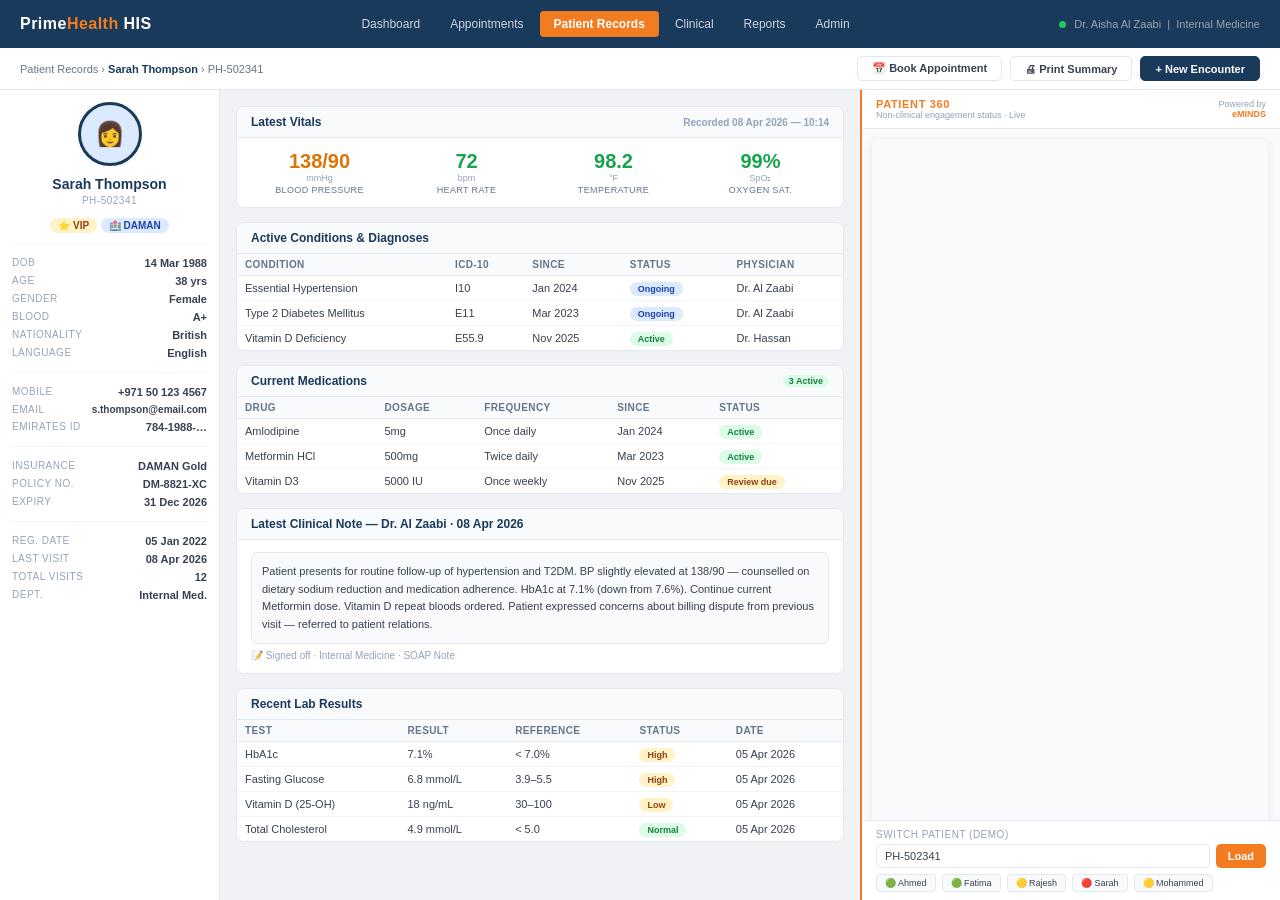
<file: static/his-demo.html>
<!DOCTYPE html>
<html lang="en">
<head>
  <meta charset="UTF-8"/>
  <meta name="viewport" content="width=device-width, initial-scale=1.0"/>
  <title>Prime Health — HIS Patient Record</title>
  <style>
    * { box-sizing: border-box; margin: 0; padding: 0; }
    body { font-family: 'Segoe UI', sans-serif; background: #f0f2f5; font-size: 13px; color: #222; }

    /* ── HIS Top Bar ── */
    .his-header {
      background: #1a3a5c;
      color: #fff;
      display: flex;
      align-items: center;
      justify-content: space-between;
      padding: 0 20px;
      height: 48px;
      box-shadow: 0 2px 6px rgba(0,0,0,0.3);
    }
    .his-logo { font-weight: 800; font-size: 16px; letter-spacing: 0.03em; }
    .his-logo span { color: #F37B20; }
    .his-nav { display: flex; gap: 2px; }
    .his-nav a {
      color: #cbd5e1; text-decoration: none; padding: 6px 14px;
      border-radius: 4px; font-size: 12px;
    }
    .his-nav a.active { background: #F37B20; color: #fff; font-weight: 600; }
    .his-nav a:hover:not(.active) { background: rgba(255,255,255,0.1); color: #fff; }
    .his-user { font-size: 11px; color: #94a3b8; display: flex; align-items: center; gap: 8px; }
    .his-user .dot { width: 7px; height: 7px; border-radius: 50%; background: #22c55e; }

    /* ── Sub-nav / Breadcrumb ── */
    .his-subnav {
      background: #fff;
      border-bottom: 1px solid #e2e8f0;
      padding: 8px 20px;
      display: flex;
      align-items: center;
      justify-content: space-between;
    }
    .breadcrumb { font-size: 11px; color: #64748b; }
    .breadcrumb b { color: #1a3a5c; }
    .his-actions { display: flex; gap: 8px; }
    .btn-his {
      padding: 5px 14px; border-radius: 5px; font-size: 11px; font-weight: 600;
      border: 1px solid #e2e8f0; background: #fff; color: #374151; cursor: pointer;
    }
    .btn-his.primary { background: #1a3a5c; color: #fff; border-color: #1a3a5c; }

    /* ── Layout ── */
    .his-body { display: flex; height: calc(100vh - 90px); overflow: hidden; }

    /* ── Left sidebar — patient info ── */
    .his-sidebar {
      width: 220px;
      background: #fff;
      border-right: 1px solid #e2e8f0;
      flex-shrink: 0;
      overflow-y: auto;
      padding: 12px;
    }
    .pat-photo {
      width: 64px; height: 64px; border-radius: 50%;
      background: #dbeafe; display: flex; align-items: center; justify-content: center;
      font-size: 24px; margin: 0 auto 10px;
      border: 3px solid #1a3a5c;
    }
    .pat-name { text-align: center; font-weight: 700; font-size: 14px; color: #1a3a5c; }
    .pat-name-ar { text-align: center; font-size: 12px; color: #64748b; direction: rtl; margin-top: 2px; }
    .pat-id { text-align: center; font-size: 10px; color: #94a3b8; margin-top: 3px; letter-spacing: 0.05em; }

    .divider { border: none; border-top: 1px solid #f1f5f9; margin: 10px 0; }

    .info-row { display: flex; justify-content: space-between; padding: 3px 0; }
    .info-label { font-size: 10px; color: #94a3b8; text-transform: uppercase; letter-spacing: 0.05em; }
    .info-val { font-size: 11px; font-weight: 600; color: #374151; }

    .tag {
      display: inline-block; padding: 2px 8px; border-radius: 20px;
      font-size: 10px; font-weight: 700; margin-top: 6px;
    }
    .tag-vip  { background: #fef3c7; color: #92400e; }
    .tag-ins  { background: #dbeafe; color: #1e40af; }

    /* ── Centre — main clinical record ── */
    .his-main { flex: 1; overflow-y: auto; padding: 16px; }

    .section-card {
      background: #fff; border: 1px solid #e2e8f0; border-radius: 8px;
      margin-bottom: 14px; overflow: hidden;
    }
    .section-head {
      background: #f8fafc; border-bottom: 1px solid #e2e8f0;
      padding: 8px 14px; font-weight: 700; font-size: 12px; color: #1a3a5c;
      display: flex; align-items: center; justify-content: space-between;
    }
    .section-head .tag-new {
      font-size: 9px; background: #dcfce7; color: #15803d;
      padding: 1px 6px; border-radius: 10px; font-weight: 600;
    }
    .section-body { padding: 12px 14px; }

    .vitals-grid { display: grid; grid-template-columns: repeat(4, 1fr); gap: 10px; }
    .vital { text-align: center; }
    .vital-val { font-size: 20px; font-weight: 800; color: #1a3a5c; }
    .vital-unit { font-size: 9px; color: #94a3b8; }
    .vital-label { font-size: 9px; color: #64748b; margin-top: 2px; text-transform: uppercase; letter-spacing: 0.04em; }
    .vital-ok { color: #16a34a; }
    .vital-warn { color: #d97706; }

    table { width: 100%; border-collapse: collapse; font-size: 11px; }
    th { text-align: left; padding: 5px 8px; background: #f8fafc; color: #64748b;
         font-size: 10px; text-transform: uppercase; letter-spacing: 0.04em; border-bottom: 1px solid #e2e8f0; }
    td { padding: 6px 8px; border-bottom: 1px solid #f1f5f9; color: #374151; }
    tr:last-child td { border-bottom: none; }
    .status-pill {
      padding: 2px 8px; border-radius: 10px; font-size: 9px; font-weight: 700;
    }
    .s-active  { background: #dcfce7; color: #15803d; }
    .s-ongoing { background: #dbeafe; color: #1e40af; }
    .s-review  { background: #fef3c7; color: #92400e; }

    .note-box {
      background: #f8fafc; border: 1px solid #e2e8f0; border-radius: 6px;
      padding: 10px; font-size: 11px; color: #374151; line-height: 1.6;
    }
    .note-meta { font-size: 10px; color: #94a3b8; margin-top: 6px; }

    /* ── Right panel — Patient 360 widget ── */
    .his-widget-panel {
      width: 420px;
      flex-shrink: 0;
      background: #f8fafc;
      border-left: 2px solid #F37B20;
      display: flex;
      flex-direction: column;
      overflow: hidden;
    }
    .widget-panel-head {
      background: #fff;
      padding: 8px 14px;
      border-bottom: 1px solid #e2e8f0;
      display: flex;
      align-items: center;
      justify-content: space-between;
    }
    .widget-panel-title {
      font-size: 11px; font-weight: 700; color: #F37B20;
      text-transform: uppercase; letter-spacing: 0.06em;
    }
    .widget-panel-sub { font-size: 9px; color: #94a3b8; }
    .powered-by { font-size: 9px; color: #94a3b8; text-align: right; }

    .widget-wrap {
      flex: 1;
      padding: 10px;
      overflow-y: auto;
    }

    iframe {
      border: none;
      border-radius: 8px;
      box-shadow: 0 2px 8px rgba(0,0,0,0.08);
      display: block;
    }

    /* MRN switcher */
    .mrn-switcher {
      background: #fff;
      border-top: 1px solid #e2e8f0;
      padding: 8px 14px;
    }
    .mrn-switcher label { font-size: 10px; color: #94a3b8; display: block; margin-bottom: 4px; text-transform: uppercase; letter-spacing: 0.05em; }
    .mrn-row { display: flex; gap: 6px; }
    .mrn-input {
      flex: 1; border: 1px solid #e2e8f0; border-radius: 5px;
      padding: 5px 8px; font-size: 11px; color: #374151; outline: none;
    }
    .mrn-input:focus { border-color: #F37B20; }
    .mrn-btn {
      padding: 5px 12px; background: #F37B20; color: #fff;
      border: none; border-radius: 5px; font-size: 11px; font-weight: 700;
      cursor: pointer;
    }
    .mrn-btn:hover { background: #e06b10; }
  </style>
</head>
<body>

  <!-- HIS Top Bar -->
  <header class="his-header">
    <div class="his-logo">Prime<span>Health</span> HIS</div>
    <nav class="his-nav">
      <a href="#">Dashboard</a>
      <a href="#">Appointments</a>
      <a href="#" class="active">Patient Records</a>
      <a href="#">Clinical</a>
      <a href="#">Reports</a>
      <a href="#">Admin</a>
    </nav>
    <div class="his-user">
      <div class="dot"></div>
      Dr. Aisha Al Zaabi &nbsp;|&nbsp; Internal Medicine
    </div>
  </header>

  <!-- Sub-nav -->
  <div class="his-subnav">
    <div class="breadcrumb">
      Patient Records &rsaquo; <b>Sarah Thompson</b> &rsaquo; PH-502341
    </div>
    <div class="his-actions">
      <button class="btn-his">📅 Book Appointment</button>
      <button class="btn-his">🖨 Print Summary</button>
      <button class="btn-his primary">+ New Encounter</button>
    </div>
  </div>

  <!-- Main layout -->
  <div class="his-body">

    <!-- Left: Patient sidebar -->
    <aside class="his-sidebar">
      <div class="pat-photo">👩</div>
      <div class="pat-name">Sarah Thompson</div>
      <div class="pat-id">PH-502341</div>
      <div style="text-align:center;margin-top:6px;">
        <span class="tag tag-vip">⭐ VIP</span>
        <span class="tag tag-ins">🏥 DAMAN</span>
      </div>

      <hr class="divider"/>

      <div class="info-row"><span class="info-label">DOB</span><span class="info-val">14 Mar 1988</span></div>
      <div class="info-row"><span class="info-label">Age</span><span class="info-val">38 yrs</span></div>
      <div class="info-row"><span class="info-label">Gender</span><span class="info-val">Female</span></div>
      <div class="info-row"><span class="info-label">Blood</span><span class="info-val">A+</span></div>
      <div class="info-row"><span class="info-label">Nationality</span><span class="info-val">British</span></div>
      <div class="info-row"><span class="info-label">Language</span><span class="info-val">English</span></div>

      <hr class="divider"/>

      <div class="info-row"><span class="info-label">Mobile</span><span class="info-val">+971 50 123 4567</span></div>
      <div class="info-row"><span class="info-label">Email</span><span class="info-val" style="font-size:10px;">s.thompson@email.com</span></div>
      <div class="info-row"><span class="info-label">Emirates ID</span><span class="info-val">784-1988-…</span></div>

      <hr class="divider"/>

      <div class="info-row"><span class="info-label">Insurance</span><span class="info-val">DAMAN Gold</span></div>
      <div class="info-row"><span class="info-label">Policy No.</span><span class="info-val">DM-8821-XC</span></div>
      <div class="info-row"><span class="info-label">Expiry</span><span class="info-val">31 Dec 2026</span></div>

      <hr class="divider"/>

      <div class="info-row"><span class="info-label">Reg. Date</span><span class="info-val">05 Jan 2022</span></div>
      <div class="info-row"><span class="info-label">Last Visit</span><span class="info-val">08 Apr 2026</span></div>
      <div class="info-row"><span class="info-label">Total Visits</span><span class="info-val">12</span></div>
      <div class="info-row"><span class="info-label">Dept.</span><span class="info-val">Internal Med.</span></div>
    </aside>

    <!-- Centre: Clinical record -->
    <main class="his-main">

      <!-- Vitals -->
      <div class="section-card">
        <div class="section-head">
          Latest Vitals
          <span style="font-size:10px;color:#94a3b8;">Recorded 08 Apr 2026 — 10:14</span>
        </div>
        <div class="section-body">
          <div class="vitals-grid">
            <div class="vital">
              <div class="vital-val vital-warn">138/90</div>
              <div class="vital-unit">mmHg</div>
              <div class="vital-label">Blood Pressure</div>
            </div>
            <div class="vital">
              <div class="vital-val vital-ok">72</div>
              <div class="vital-unit">bpm</div>
              <div class="vital-label">Heart Rate</div>
            </div>
            <div class="vital">
              <div class="vital-val vital-ok">98.2</div>
              <div class="vital-unit">°F</div>
              <div class="vital-label">Temperature</div>
            </div>
            <div class="vital">
              <div class="vital-val vital-ok">99%</div>
              <div class="vital-unit">SpO₂</div>
              <div class="vital-label">Oxygen Sat.</div>
            </div>
          </div>
        </div>
      </div>

      <!-- Active Conditions -->
      <div class="section-card">
        <div class="section-head">Active Conditions & Diagnoses</div>
        <div class="section-body" style="padding:0;">
          <table>
            <thead>
              <tr><th>Condition</th><th>ICD-10</th><th>Since</th><th>Status</th><th>Physician</th></tr>
            </thead>
            <tbody>
              <tr>
                <td>Essential Hypertension</td>
                <td>I10</td>
                <td>Jan 2024</td>
                <td><span class="status-pill s-ongoing">Ongoing</span></td>
                <td>Dr. Al Zaabi</td>
              </tr>
              <tr>
                <td>Type 2 Diabetes Mellitus</td>
                <td>E11</td>
                <td>Mar 2023</td>
                <td><span class="status-pill s-ongoing">Ongoing</span></td>
                <td>Dr. Al Zaabi</td>
              </tr>
              <tr>
                <td>Vitamin D Deficiency</td>
                <td>E55.9</td>
                <td>Nov 2025</td>
                <td><span class="status-pill s-active">Active</span></td>
                <td>Dr. Hassan</td>
              </tr>
            </tbody>
          </table>
        </div>
      </div>

      <!-- Medications -->
      <div class="section-card">
        <div class="section-head">
          Current Medications
          <span class="tag-new">3 Active</span>
        </div>
        <div class="section-body" style="padding:0;">
          <table>
            <thead>
              <tr><th>Drug</th><th>Dosage</th><th>Frequency</th><th>Since</th><th>Status</th></tr>
            </thead>
            <tbody>
              <tr>
                <td>Amlodipine</td>
                <td>5mg</td>
                <td>Once daily</td>
                <td>Jan 2024</td>
                <td><span class="status-pill s-active">Active</span></td>
              </tr>
              <tr>
                <td>Metformin HCl</td>
                <td>500mg</td>
                <td>Twice daily</td>
                <td>Mar 2023</td>
                <td><span class="status-pill s-active">Active</span></td>
              </tr>
              <tr>
                <td>Vitamin D3</td>
                <td>5000 IU</td>
                <td>Once weekly</td>
                <td>Nov 2025</td>
                <td><span class="status-pill s-review">Review due</span></td>
              </tr>
            </tbody>
          </table>
        </div>
      </div>

      <!-- Last clinical note -->
      <div class="section-card">
        <div class="section-head">Latest Clinical Note — Dr. Al Zaabi · 08 Apr 2026</div>
        <div class="section-body">
          <div class="note-box">
            Patient presents for routine follow-up of hypertension and T2DM. BP slightly elevated at 138/90 — counselled on dietary sodium reduction and medication adherence. HbA1c at 7.1% (down from 7.6%). Continue current Metformin dose. Vitamin D repeat bloods ordered. Patient expressed concerns about billing dispute from previous visit — referred to patient relations.
          </div>
          <div class="note-meta">📝 Signed off · Internal Medicine · SOAP Note</div>
        </div>
      </div>

      <!-- Lab results -->
      <div class="section-card">
        <div class="section-head">Recent Lab Results</div>
        <div class="section-body" style="padding:0;">
          <table>
            <thead>
              <tr><th>Test</th><th>Result</th><th>Reference</th><th>Status</th><th>Date</th></tr>
            </thead>
            <tbody>
              <tr>
                <td>HbA1c</td>
                <td>7.1%</td>
                <td>&lt; 7.0%</td>
                <td><span class="status-pill s-review">High</span></td>
                <td>05 Apr 2026</td>
              </tr>
              <tr>
                <td>Fasting Glucose</td>
                <td>6.8 mmol/L</td>
                <td>3.9–5.5</td>
                <td><span class="status-pill s-review">High</span></td>
                <td>05 Apr 2026</td>
              </tr>
              <tr>
                <td>Vitamin D (25-OH)</td>
                <td>18 ng/mL</td>
                <td>30–100</td>
                <td><span class="status-pill s-review">Low</span></td>
                <td>05 Apr 2026</td>
              </tr>
              <tr>
                <td>Total Cholesterol</td>
                <td>4.9 mmol/L</td>
                <td>&lt; 5.0</td>
                <td><span class="status-pill s-active">Normal</span></td>
                <td>05 Apr 2026</td>
              </tr>
            </tbody>
          </table>
        </div>
      </div>

    </main>

    <!-- Right: Patient 360 Widget panel -->
    <aside class="his-widget-panel">
      <div class="widget-panel-head">
        <div>
          <div class="widget-panel-title">Patient 360</div>
          <div class="widget-panel-sub">Non-clinical engagement status · Live</div>
        </div>
        <div class="powered-by">Powered by<br><b style="color:#F37B20;">eMINDS</b></div>
      </div>

      <div class="widget-wrap">
        <iframe
          id="p360-widget"
          src="https://timpil-primehealth.vercel.app/widget?mrn=PH-502341"
          width="396"
          height="700"
          title="Patient 360 Non-Clinical Status">
        </iframe>
      </div>

      <!-- MRN switcher — so you can demo any patient -->
      <div class="mrn-switcher">
        <label>Switch patient (demo)</label>
        <div class="mrn-row">
          <input class="mrn-input" id="mrn-input" type="text" value="PH-502341" placeholder="e.g. PH-204817"/>
          <button class="mrn-btn" onclick="switchPatient()">Load</button>
        </div>
        <div style="margin-top:6px;display:flex;gap:6px;flex-wrap:wrap;">
          <button onclick="setMrn('PH-204817')" style="font-size:9px;padding:3px 8px;border:1px solid #e2e8f0;border-radius:4px;cursor:pointer;background:#f8fafc;color:#374151;">🟢 Ahmed</button>
          <button onclick="setMrn('PH-304125')" style="font-size:9px;padding:3px 8px;border:1px solid #e2e8f0;border-radius:4px;cursor:pointer;background:#f8fafc;color:#374151;">🟢 Fatima</button>
          <button onclick="setMrn('PH-119832')" style="font-size:9px;padding:3px 8px;border:1px solid #e2e8f0;border-radius:4px;cursor:pointer;background:#f8fafc;color:#374151;">🟡 Rajesh</button>
          <button onclick="setMrn('PH-502341')" style="font-size:9px;padding:3px 8px;border:1px solid #e2e8f0;border-radius:4px;cursor:pointer;background:#f8fafc;color:#374151;">🔴 Sarah</button>
          <button onclick="setMrn('PH-671204')" style="font-size:9px;padding:3px 8px;border:1px solid #e2e8f0;border-radius:4px;cursor:pointer;background:#f8fafc;color:#374151;">🟡 Mohammed</button>
        </div>
      </div>
    </aside>

  </div>

  <script>
    const BASE = 'https://timpil-primehealth.vercel.app';

    const PATIENT_EXTRAS = {
      'PH-204817': { photo:'👨', dob:'12 Jun 1982', age:'43 yrs', gender:'Male',   blood:'O+',  nationality:'Emirati',    mobile:'+971 50 234 5678', email:'ahmed.almansoori@email.com', eid:'784-1982-…', insurance:'Daman Enhanced', policy:'DM-4421-AH', expiry:'31 Dec 2026', reg:'10 Mar 2020', dept:'Internal Med.' },
      'PH-304125': { photo:'👩', dob:'05 Sep 1990', age:'35 yrs', gender:'Female', blood:'B+',  nationality:'Emirati',    mobile:'+971 55 876 5432', email:'fatima.rashidi@email.com',   eid:'784-1990-…', insurance:'Daman Premium', policy:'DM-7712-FR', expiry:'30 Jun 2026', reg:'15 Jan 2021', dept:'Obstetrics' },
      'PH-119832': { photo:'👨', dob:'28 Feb 1979', age:'47 yrs', gender:'Male',   blood:'A-',  nationality:'Indian',     mobile:'+971 52 345 6789', email:'rajesh.menon@email.com',     eid:'784-1979-…', insurance:'AXA Gulf',     policy:'AX-3391-RM', expiry:'31 Mar 2027', reg:'22 Jul 2019', dept:'Cardiology'  },
      'PH-502341': { photo:'👩', dob:'14 Mar 1988', age:'38 yrs', gender:'Female', blood:'A+',  nationality:'British',    mobile:'+971 50 123 4567', email:'s.thompson@email.com',       eid:'784-1988-…', insurance:'Daman Gold',    policy:'DM-8821-XC', expiry:'31 Dec 2026', reg:'05 Jan 2022', dept:'Internal Med.' },
      'PH-671204': { photo:'👨', dob:'03 Nov 1975', age:'50 yrs', gender:'Male',   blood:'AB+', nationality:'Emirati',    mobile:'+971 54 987 6543', email:'m.alhamdan@email.com',       eid:'784-1975-…', insurance:'Neuron',       policy:'NR-1102-MH', expiry:'28 Feb 2027', reg:'08 Aug 2018', dept:'Orthopaedics' },
    };

    async function switchPatient() {
      const mrn = document.getElementById('mrn-input').value.trim().toUpperCase();
      if (!mrn) return;

      // Update iframe immediately
      document.getElementById('p360-widget').src = `${BASE}/widget?mrn=${mrn}`;

      // Fetch patient from API to update sidebar
      try {
        const res = await fetch(`${BASE}/api/patients/${mrn}`);
        if (!res.ok) return;
        const p = await res.json();
        const ex = PATIENT_EXTRAS[mrn] || {};

        // Breadcrumb
        document.querySelector('.breadcrumb').innerHTML =
          `Patient Records &rsaquo; <b>${p.name}</b> &rsaquo; ${mrn}`;

        // Sidebar photo + name
        document.querySelector('.pat-photo').textContent = ex.photo || '🧑';
        document.querySelector('.pat-name').textContent  = p.name;
        document.querySelector('.pat-id').textContent    = mrn;

        // Info rows helper
        const set = (label, val) => {
          const rows = document.querySelectorAll('.info-row');
          rows.forEach(row => {
            if (row.querySelector('.info-label')?.textContent === label)
              row.querySelector('.info-val').textContent = val;
          });
        };

        set('DOB',         ex.dob         || '—');
        set('Age',         ex.age         || `${p.age} yrs`);
        set('Gender',      ex.gender      || '—');
        set('Blood',       ex.blood       || '—');
        set('Nationality', ex.nationality || '—');
        set('Language',    p.preferred_language || '—');
        set('Mobile',      ex.mobile      || '—');
        set('Emirates ID', ex.eid         || '—');
        set('Insurance',   ex.insurance   || '—');
        set('Policy No.',  ex.policy      || '—');
        set('Expiry',      ex.expiry      || '—');
        set('Reg. Date',   ex.reg         || '—');
        set('Last Visit',  p.last_visit   || '—');
        set('Total Visits',String(p.total_visits_12m || '—'));
        set('Dept.',       ex.dept        || p.last_clinic || '—');

        // Update email separately (different class needed)
        document.querySelectorAll('.info-val').forEach(el => {
          if (el.textContent.includes('@')) el.textContent = ex.email || '—';
        });

      } catch(e) { /* silent — widget still loads */ }
    }

    function setMrn(mrn) {
      document.getElementById('mrn-input').value = mrn;
      switchPatient();
    }

    // Load default patient on page open
    switchPatient();
  </script>
</body>
</html>
</file>
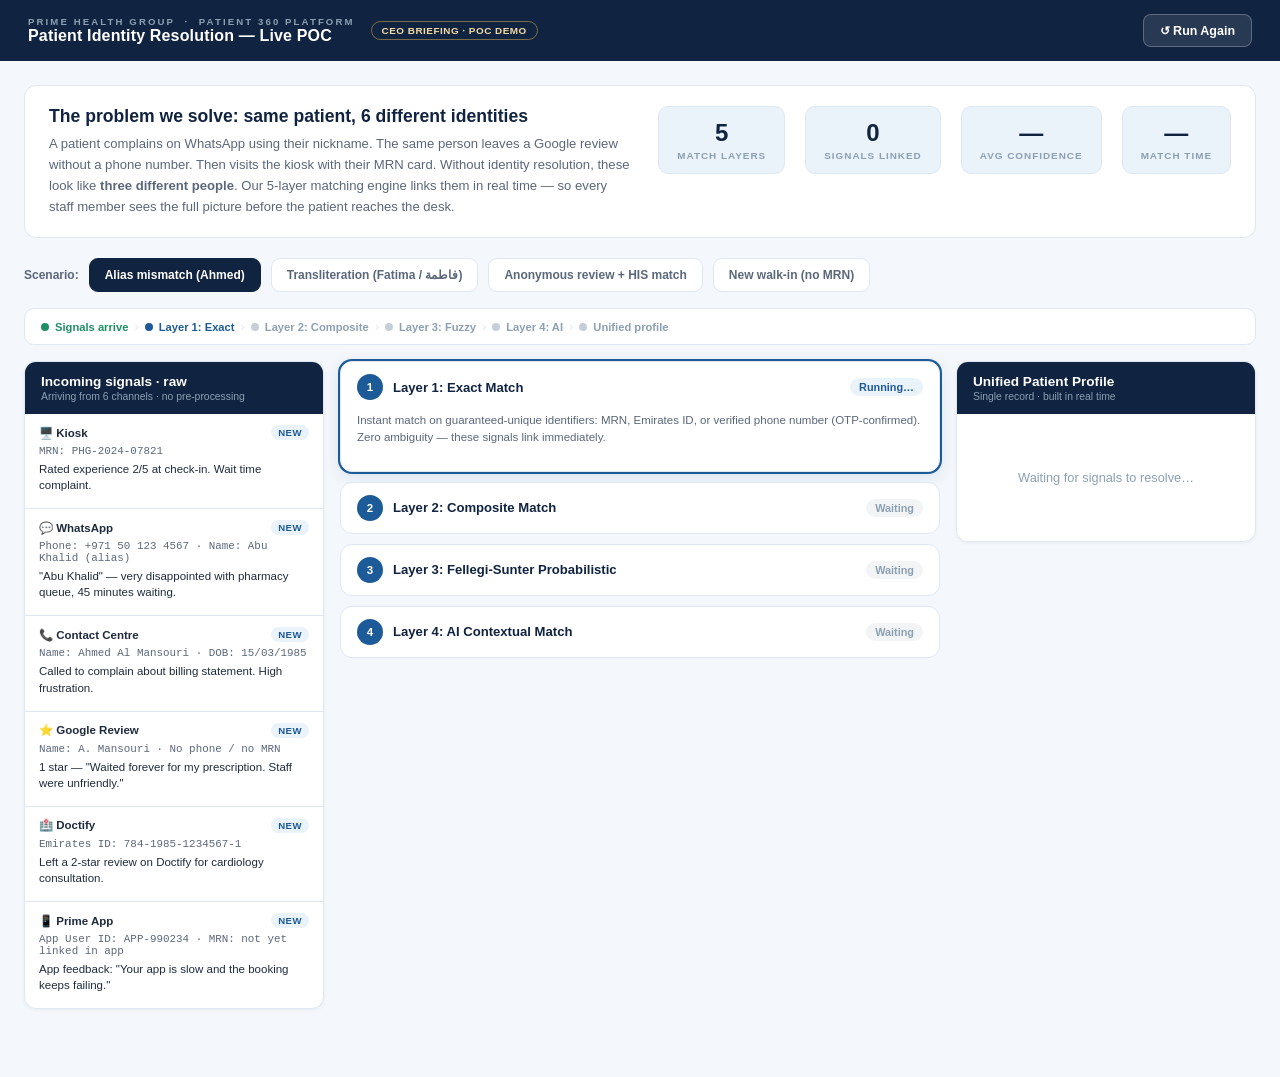
<file: static/identity-resolution.html>
<!DOCTYPE html>
<html lang="en">
<head>
<meta charset="UTF-8">
<meta name="viewport" content="width=device-width, initial-scale=1.0">
<title>Patient Identity Resolution · Prime Health Group</title>
<style>
:root {
  --navy:#102340; --blue:#1D5B98; --blue-soft:#EAF2FA;
  --paper:#F4F7FB; --card:#fff; --line:#DFE8F2;
  --good:#1E8E64; --good-bg:#E6F4EE;
  --warn:#C98A1E; --warn-bg:#FBF1DC;
  --bad:#C4534A; --bad-bg:#F9E9E7;
  --orange:#E97132; --gold:#E8B54A;
  --ink:#1F2B3D; --muted:#5B677A; --faint:#8CA0B3;
  --font:"Segoe UI",-apple-system,BlinkMacSystemFont,Roboto,Arial,sans-serif;
}
*{margin:0;padding:0;box-sizing:border-box}
body{font-family:var(--font);background:var(--paper);color:var(--ink);-webkit-font-smoothing:antialiased;min-height:100vh}

/* HEADER */
.topbar{background:var(--navy);color:#fff;padding:14px 28px;display:flex;align-items:center;gap:16px;flex-wrap:wrap}
.brand-kicker{font-size:.6rem;letter-spacing:.22em;color:#8CA0B3;font-weight:600;display:block}
.brand-title{font-size:1rem;font-weight:800;letter-spacing:.01em}
.demo-chip{font-size:.62rem;font-weight:700;letter-spacing:.05em;color:#F3D9A2;border:1px solid rgba(232,181,74,.5);padding:3px 10px;border-radius:99px}
.spacer{flex:1}
.restart-btn{background:rgba(255,255,255,.1);border:1px solid rgba(255,255,255,.25);color:#fff;font-family:var(--font);font-size:.78rem;font-weight:700;padding:8px 16px;border-radius:8px;cursor:pointer;transition:background .15s}
.restart-btn:hover{background:rgba(255,255,255,.2)}

/* MAIN LAYOUT */
.wrap{max-width:1400px;margin:0 auto;padding:24px 24px 60px}

/* INTRO */
.intro{background:var(--card);border:1px solid var(--line);border-radius:12px;padding:20px 24px;margin-bottom:20px;display:flex;gap:24px;align-items:flex-start;flex-wrap:wrap}
.intro-main{flex:1;min-width:240px}
.intro-main h2{font-size:1.1rem;font-weight:800;color:var(--navy);margin-bottom:6px}
.intro-main p{font-size:.82rem;color:var(--muted);line-height:1.6;max-width:620px}
.intro-stats{display:flex;gap:20px;flex-wrap:wrap}
.istat{text-align:center;background:var(--blue-soft);border:1px solid var(--line);border-radius:10px;padding:12px 18px;min-width:100px}
.istat .iv{font-size:1.5rem;font-weight:900;color:var(--navy)}
.istat .il{font-size:.62rem;letter-spacing:.1em;color:var(--faint);font-weight:700;margin-top:3px}

/* 3-COLUMN GRID */
.stage-grid{display:grid;grid-template-columns:300px 1fr 300px;gap:16px;align-items:start}

/* SIGNALS PANEL */
.panel{background:var(--card);border:1px solid var(--line);border-radius:12px;overflow:hidden;box-shadow:0 1px 4px rgba(16,35,64,.05)}
.panel-head{background:var(--navy);color:#fff;padding:12px 16px}
.panel-head .ph-title{font-size:.85rem;font-weight:800}
.panel-head .ph-sub{font-size:.65rem;color:#8CA0B3;margin-top:2px}

.signal-card{padding:11px 14px;border-bottom:1px solid var(--line);cursor:pointer;transition:background .15s;position:relative}
.signal-card:last-child{border-bottom:none}
.signal-card:hover{background:#F8FAFD}
.signal-card.active{background:#EAF2FA;border-left:3px solid var(--blue)}
.signal-card.matched{background:var(--good-bg);border-left:3px solid var(--good)}
.signal-card.unmatched{background:var(--warn-bg);border-left:3px solid var(--warn)}

.sc-top{display:flex;align-items:center;gap:8px;margin-bottom:5px}
.sc-chan{font-size:.72rem;font-weight:800;color:var(--ink)}
.sc-badge{font-size:.6rem;font-weight:700;letter-spacing:.05em;padding:2px 7px;border-radius:99px;margin-left:auto;white-space:nowrap}
.badge-new{background:var(--blue-soft);color:var(--blue)}
.badge-matched{background:var(--good-bg);color:var(--good)}
.badge-partial{background:var(--warn-bg);color:var(--warn)}

.sc-id{font-size:.68rem;color:var(--muted);margin-bottom:4px;font-family:monospace}
.sc-text{font-size:.72rem;color:var(--ink);line-height:1.4;display:-webkit-box;-webkit-line-clamp:2;-webkit-box-orient:vertical;overflow:hidden}
.sc-conf{font-size:.65rem;font-weight:700;margin-top:4px}
.conf-high{color:var(--good)}.conf-med{color:var(--warn)}.conf-low{color:var(--bad)}

.match-tick{position:absolute;top:10px;right:12px;font-size:1rem;opacity:0;transition:opacity .3s}
.matched .match-tick{opacity:1}

/* WATERFALL PANEL */
.waterfall-wrap{display:flex;flex-direction:column;gap:10px}

.layer{background:var(--card);border:1px solid var(--line);border-radius:12px;overflow:hidden;transition:box-shadow .2s}
.layer.active-layer{box-shadow:0 0 0 2px var(--blue),0 4px 16px rgba(29,91,152,.15)}
.layer.done-layer{border-color:var(--good)}

.layer-head{padding:12px 16px;display:flex;align-items:center;gap:10px;cursor:pointer}
.layer-num{width:26px;height:26px;border-radius:50%;background:var(--blue);color:#fff;font-size:.72rem;font-weight:900;display:flex;align-items:center;justify-content:center;flex:none;transition:background .3s}
.done-layer .layer-num{background:var(--good)}
.layer-title{font-size:.82rem;font-weight:800;color:var(--navy);flex:1}
.layer-status{font-size:.68rem;font-weight:700;padding:3px 9px;border-radius:99px;white-space:nowrap}
.ls-waiting{background:#F3F4F6;color:var(--faint)}
.ls-running{background:var(--blue-soft);color:var(--blue);animation:pulse-bg 1s infinite alternate}
.ls-done{background:var(--good-bg);color:var(--good)}
.ls-skip{background:#F3F4F6;color:var(--faint)}
@keyframes pulse-bg{from{opacity:.8}to{opacity:1}}

.layer-body{padding:0 16px 14px;display:none}
.layer.open .layer-body{display:block}
.layer-desc{font-size:.72rem;color:var(--muted);margin-bottom:10px;line-height:1.5}

.match-attempt{display:flex;align-items:center;gap:8px;padding:6px 10px;border-radius:8px;margin-bottom:5px;font-size:.72rem;background:#F8FAFD;border:1px solid var(--line);opacity:0;transform:translateY(4px);transition:opacity .3s,transform .3s}
.match-attempt.show{opacity:1;transform:none}
.ma-sig{font-weight:700;color:var(--ink);flex:1}
.ma-result{font-size:.65rem;font-weight:800;padding:2px 8px;border-radius:99px}
.r-hit{background:var(--good-bg);color:var(--good)}
.r-miss{background:#F3F4F6;color:var(--faint)}
.r-fuzzy{background:var(--warn-bg);color:var(--warn)}
.r-ai{background:#F3E8FF;color:#7C3AED}

.confidence-bar{height:5px;border-radius:99px;background:#E5E7EB;margin-top:3px;overflow:hidden}
.confidence-fill{height:100%;border-radius:99px;background:var(--blue);width:0;transition:width .8s ease}

/* RESULT PANEL */
.unified-card{padding:16px}
.uc-avatar{width:48px;height:48px;border-radius:12px;background:var(--navy);color:#fff;font-size:1.1rem;font-weight:900;display:flex;align-items:center;justify-content:center;margin-bottom:12px}
.uc-name{font-size:1rem;font-weight:800;color:var(--navy)}
.uc-name-ar{font-size:.8rem;color:var(--muted);margin-top:2px;direction:rtl}
.uc-mrn{font-size:.68rem;font-family:monospace;color:var(--blue);font-weight:700;margin-top:4px}
.uc-divider{height:1px;background:var(--line);margin:12px 0}

.uc-field{display:flex;justify-content:space-between;gap:8px;margin-bottom:6px;font-size:.75rem}
.uc-label{color:var(--faint);font-weight:700;font-size:.65rem;letter-spacing:.08em}
.uc-val{color:var(--ink);font-weight:600;text-align:right}

.signals-merged{margin-top:10px}
.sm-label{font-size:.65rem;letter-spacing:.1em;font-weight:700;color:var(--faint);margin-bottom:7px}
.sm-chip{display:inline-flex;align-items:center;gap:5px;background:var(--blue-soft);border:1px solid var(--line);color:var(--blue);font-size:.68rem;font-weight:700;padding:3px 9px;border-radius:99px;margin:2px;opacity:0;transform:scale(.9);transition:opacity .3s,transform .3s}
.sm-chip.show{opacity:1;transform:none}
.sm-chip.unmatched-chip{background:var(--warn-bg);border-color:#EED9A6;color:var(--warn)}

.confidence-section{margin-top:12px}
.cs-label{font-size:.65rem;letter-spacing:.1em;font-weight:700;color:var(--faint);margin-bottom:7px}
.cs-row{display:flex;align-items:center;gap:8px;margin-bottom:5px;font-size:.7rem}
.cs-name{color:var(--muted);width:80px;font-weight:600;flex:none}
.cs-bar-wrap{flex:1;height:6px;background:#E5E7EB;border-radius:99px;overflow:hidden}
.cs-fill{height:100%;border-radius:99px;background:var(--blue);width:0;transition:width 1s ease}
.cs-pct{color:var(--navy);font-weight:800;width:32px;text-align:right;flex:none}

/* QUEUE */
.queue-panel{margin-top:16px;background:var(--card);border:1px solid var(--line);border-radius:12px;overflow:hidden}
.queue-head{background:var(--warn-bg);border-bottom:1px solid #EED9A6;padding:11px 16px;display:flex;align-items:center;gap:8px}
.queue-head .qh-title{font-size:.8rem;font-weight:800;color:var(--warn)}
.queue-head .qh-sub{font-size:.68rem;color:var(--warn);opacity:.8;margin-left:auto}
.queue-item{padding:10px 14px;border-bottom:1px solid var(--line);display:flex;gap:10px;align-items:center;opacity:0;transform:translateX(6px);transition:opacity .3s,transform .3s}
.queue-item.show{opacity:1;transform:none}
.queue-item:last-child{border-bottom:none}
.qi-icon{font-size:1.2rem;flex:none}
.qi-body{flex:1;min-width:0}
.qi-title{font-size:.75rem;font-weight:700;color:var(--ink)}
.qi-sub{font-size:.65rem;color:var(--muted);margin-top:2px}
.qi-action{font-size:.68rem;font-weight:700;color:var(--blue);border:1px solid var(--line);background:#fff;padding:4px 10px;border-radius:7px;cursor:pointer;white-space:nowrap}
.qi-action:hover{background:var(--blue-soft)}

/* FLOW LINE */
.flow-connector{display:flex;align-items:center;justify-content:center;padding:4px 0;color:var(--faint);font-size:1.1rem}

/* STEP INDICATOR */
.step-bar{display:flex;align-items:center;gap:6px;margin-bottom:16px;background:var(--card);border:1px solid var(--line);border-radius:10px;padding:10px 16px;flex-wrap:wrap}
.step-item{display:flex;align-items:center;gap:6px;font-size:.7rem;font-weight:600;color:var(--faint)}
.step-item.active{color:var(--blue)}
.step-item.done{color:var(--good)}
.step-dot{width:8px;height:8px;border-radius:50%;background:currentColor;opacity:.5}
.step-item.active .step-dot,.step-item.done .step-dot{opacity:1}
.step-arrow{color:var(--line);font-size:.8rem}

/* SCENARIO SELECTOR */
.scenario-bar{display:flex;gap:10px;margin-bottom:16px;flex-wrap:wrap}
.sc-tab{background:var(--card);border:1px solid var(--line);border-radius:9px;padding:9px 15px;font-size:.75rem;font-weight:700;color:var(--muted);cursor:pointer;transition:background .15s,color .15s;font-family:var(--font)}
.sc-tab:hover{background:var(--blue-soft);color:var(--blue)}
.sc-tab.active{background:var(--navy);color:#fff;border-color:var(--navy)}

/* TOAST */
#toasts{position:fixed;left:22px;bottom:22px;z-index:120;display:flex;flex-direction:column;gap:8px}
.toast{background:var(--navy);color:#fff;font-size:.78rem;font-weight:600;padding:10px 14px;border-radius:9px;box-shadow:0 8px 24px rgba(16,35,64,.3);display:flex;align-items:center;gap:8px;animation:tin .2s ease}
.toast .tk{color:#7FD8A8;font-weight:800}
@keyframes tin{from{transform:translateY(6px);opacity:0}to{transform:none;opacity:1}}

/* HIGHLIGHT */
@keyframes highlight-row{0%{background:#FEF3C7}100%{background:transparent}}

@media(max-width:1100px){.stage-grid{grid-template-columns:1fr 1fr}}
@media(max-width:720px){.stage-grid{grid-template-columns:1fr}.intro-stats{gap:10px}}
</style>
</head>
<body>

<header class="topbar">
  <div>
    <span class="brand-kicker">PRIME HEALTH GROUP &nbsp;·&nbsp; PATIENT 360 PLATFORM</span>
    <span class="brand-title">Patient Identity Resolution — Live POC</span>
  </div>
  <span class="demo-chip">CEO BRIEFING · POC DEMO</span>
  <div class="spacer"></div>
  <button class="restart-btn" onclick="restart()">↺ Run Again</button>
</header>

<div class="wrap">

  <!-- INTRO -->
  <div class="intro">
    <div class="intro-main">
      <h2>The problem we solve: same patient, 6 different identities</h2>
      <p>A patient complains on WhatsApp using their nickname. The same person leaves a Google review without a phone number. Then visits the kiosk with their MRN card. Without identity resolution, these look like <strong>three different people</strong>. Our 5-layer matching engine links them in real time — so every staff member sees the full picture before the patient reaches the desk.</p>
    </div>
    <div class="intro-stats">
      <div class="istat"><div class="iv">5</div><div class="il">MATCH LAYERS</div></div>
      <div class="istat"><div class="iv" id="istat-matched">0</div><div class="il">SIGNALS LINKED</div></div>
      <div class="istat"><div class="iv" id="istat-conf">—</div><div class="il">AVG CONFIDENCE</div></div>
      <div class="istat"><div class="iv" id="istat-time">—</div><div class="il">MATCH TIME</div></div>
    </div>
  </div>

  <!-- SCENARIO SELECTOR -->
  <div class="scenario-bar">
    <span style="font-size:.75rem;font-weight:700;color:var(--muted);align-self:center">Scenario:</span>
    <button class="sc-tab active" onclick="loadScenario(0,this)">Alias mismatch (Ahmed)</button>
    <button class="sc-tab" onclick="loadScenario(1,this)">Transliteration (Fatima / فاطمة)</button>
    <button class="sc-tab" onclick="loadScenario(2,this)">Anonymous review + HIS match</button>
    <button class="sc-tab" onclick="loadScenario(3,this)">New walk-in (no MRN)</button>
  </div>

  <!-- STEP BAR -->
  <div class="step-bar" id="stepBar">
    <div class="step-item" id="step-0"><div class="step-dot"></div>Signals arrive</div>
    <div class="step-arrow">›</div>
    <div class="step-item" id="step-1"><div class="step-dot"></div>Layer 1: Exact</div>
    <div class="step-arrow">›</div>
    <div class="step-item" id="step-2"><div class="step-dot"></div>Layer 2: Composite</div>
    <div class="step-arrow">›</div>
    <div class="step-item" id="step-3"><div class="step-dot"></div>Layer 3: Fuzzy</div>
    <div class="step-arrow">›</div>
    <div class="step-item" id="step-4"><div class="step-dot"></div>Layer 4: AI</div>
    <div class="step-arrow">›</div>
    <div class="step-item" id="step-5"><div class="step-dot"></div>Unified profile</div>
  </div>

  <!-- 3-COL GRID -->
  <div class="stage-grid">

    <!-- LEFT: INCOMING SIGNALS -->
    <div class="panel" id="signalsPanel">
      <div class="panel-head">
        <div class="ph-title">Incoming signals · raw</div>
        <div class="ph-sub">Arriving from 6 channels · no pre-processing</div>
      </div>
      <div id="signalsList"></div>
    </div>

    <!-- MIDDLE: WATERFALL -->
    <div>
      <div class="waterfall-wrap" id="waterfallWrap"></div>
      <!-- QUEUE -->
      <div class="queue-panel" id="queuePanel" style="display:none">
        <div class="queue-head">
          <span class="qh-title">⚠ Unmatched Queue · Human Review</span>
          <span class="qh-sub">Layer 5</span>
        </div>
        <div id="queueList"></div>
      </div>
    </div>

    <!-- RIGHT: UNIFIED PROFILE -->
    <div class="panel" id="resultPanel">
      <div class="panel-head">
        <div class="ph-title">Unified Patient Profile</div>
        <div class="ph-sub">Single record · built in real time</div>
      </div>
      <div class="unified-card" id="unifiedCard">
        <div style="text-align:center;padding:40px 10px;color:var(--faint);font-size:.8rem">
          Waiting for signals to resolve…
        </div>
      </div>
    </div>

  </div>
</div>

<div id="toasts"></div>

<script>
'use strict';

/* ===================== SCENARIOS ===================== */
var SCENARIOS = [
  {
    name: 'Ahmed — alias mismatch across 4 channels',
    patient: {
      name: 'Ahmed Khalid Al Mansouri',
      nameAr: 'أحمد خالد المنصوري',
      mrn: 'PHG-2024-07821',
      dob: '15 Mar 1985',
      phone: '+971 50 123 4567',
      emiratesId: '784-1985-1234567-1',
      language: 'Arabic / English',
      nationality: 'Emirati',
      lastVisit: '9 Jul 2026',
      score: 71,
      band: 'amber',
    },
    signals: [
      { id:'S1', chan:'🖥️ Kiosk', raw:'MRN: PHG-2024-07821', text:'Rated experience 2/5 at check-in. Wait time complaint.', identifiers:['MRN: PHG-2024-07821'], badge:'NEW' },
      { id:'S2', chan:'💬 WhatsApp', raw:'+971 50 123 4567', text:'"Abu Khalid" — very disappointed with pharmacy queue, 45 minutes waiting.', identifiers:['Phone: +971 50 123 4567','Name: Abu Khalid (alias)'], badge:'NEW' },
      { id:'S3', chan:'📞 Contact Centre', raw:'Ahmed Al Mansouri · DOB 15/03/85', text:'Called to complain about billing statement. High frustration.', identifiers:['Name: Ahmed Al Mansouri','DOB: 15/03/1985'], badge:'NEW' },
      { id:'S4', chan:'⭐ Google Review', raw:'A. Mansouri (no phone)', text:'1 star — "Waited forever for my prescription. Staff were unfriendly."', identifiers:['Name: A. Mansouri','No phone / no MRN'], badge:'NEW' },
      { id:'S5', chan:'🏥 Doctify', raw:'Emirates ID: 784-1985-1234567-1', text:'Left a 2-star review on Doctify for cardiology consultation.', identifiers:['Emirates ID: 784-1985-1234567-1'], badge:'NEW' },
      { id:'S6', chan:'📱 Prime App', raw:'User ID: APP-990234 · unlinked MRN', text:'App feedback: "Your app is slow and the booking keeps failing."', identifiers:['App User ID: APP-990234','MRN: not yet linked in app'], badge:'NEW' },
    ],
    layers: [
      { title:'Layer 1: Exact Match', desc:'Instant match on guaranteed-unique identifiers: MRN, Emirates ID, or verified phone number (OTP-confirmed). Zero ambiguity — these signals link immediately.', attempts:[
          { sig:'S1 · Kiosk', key:'MRN: PHG-2024-07821', result:'hit', label:'MRN exact hit', conf:100 },
          { sig:'S5 · Doctify', key:'Emirates ID: 784-1985-1234567-1', result:'hit', label:'Emirates ID hit', conf:100 },
          { sig:'S2 · WhatsApp', key:'+971 50 123 4567', result:'hit', label:'OTP-verified phone hit', conf:100 },
          { sig:'S3 · Contact Centre', key:'Name + DOB', result:'miss', label:'No exact key → Layer 2', conf:0 },
          { sig:'S4 · Google Review', key:'A. Mansouri (no ID)', result:'miss', label:'No exact key → Layer 2', conf:0 },
          { sig:'S6 · Prime App', key:'App ID: APP-990234', result:'miss', label:'App not linked → Layer 2', conf:0 },
      ]},
      { title:'Layer 2: Composite Match', desc:'Combines name + date of birth + phone number. Any two of three must agree (configurable). Handles minor typos in name fields automatically.', attempts:[
          { sig:'S3 · Contact Centre', key:'Ahmed Al Mansouri + 15/03/1985', result:'hit', label:'Name + DOB composite match → 98%', conf:98 },
          { sig:'S4 · Google Review', key:'A. Mansouri (no DOB, no phone)', result:'miss', label:'Insufficient fields → Layer 3', conf:0 },
          { sig:'S6 · Prime App', key:'No name/DOB available', result:'miss', label:'App meta only → Layer 3', conf:0 },
      ]},
      { title:'Layer 3: Fellegi-Sunter Probabilistic', desc:'Statistical record linkage model. Scores partial name matches, transliterations (Ahmed vs Ahmad), and Arabic name variants using field-level probability weights. Threshold: 85%.', attempts:[
          { sig:'S4 · Google Review', key:'"A. Mansouri" vs "Ahmed Khalid Al Mansouri"', result:'fuzzy', label:'Name token overlap → 87% confidence', conf:87 },
          { sig:'S6 · Prime App', key:'App-only meta, no name', result:'miss', label:'Below threshold → Layer 4', conf:0 },
      ]},
      { title:'Layer 4: AI Contextual Match', desc:'Gemini 2.5 Flash reads the signal text, extracts context clues (department, complaint topic, visit timing) and cross-references with the HIS visit history to resolve edge cases.', attempts:[
          { sig:'S6 · Prime App', key:'App complaint + cardiology visit Jul 9', result:'ai', label:'AI matched: same dept + visit window → 81%', conf:81 },
      ]},
    ],
    unmatched: [],
  },

  {
    name: 'Fatima — Arabic transliteration across channels',
    patient: {
      name: 'Fatima Hassan Al Zaabi',
      nameAr: 'فاطمة حسن الزعابي',
      mrn: 'PHG-2023-04412',
      dob: '22 Jun 1990',
      phone: '+971 55 987 6543',
      emiratesId: '784-1990-7654321-2',
      language: 'Arabic',
      nationality: 'Emirati',
      lastVisit: '8 Jul 2026',
      score: 88,
      band: 'green',
    },
    signals: [
      { id:'S1', chan:'💬 WhatsApp', raw:'+971 55 987 6543', text:'Fatima Al Zaabi — Thank you for the nurse, she was wonderful.', identifiers:['Phone: +971 55 987 6543'], badge:'NEW' },
      { id:'S2', chan:'⭐ Google Review', raw:'Fatema Al Za\'abi', text:'4 stars — "Very good doctors, but reception was slow today."', identifiers:['Name: Fatema Al Za\'abi (transliteration)'], badge:'NEW' },
      { id:'S3', chan:'📋 Kiosk Survey', raw:'فاطمة الزعابي', text:'Rated nurse as excellent. Doctor consultation very clear.', identifiers:['Name: فاطمة الزعابي (Arabic script)'], badge:'NEW' },
      { id:'S4', chan:'📞 Contact Centre', raw:'Fathima Hassan — DOB 22/06/1990', text:'Called to reschedule appointment. Happy with the experience.', identifiers:['Name: Fathima Hassan (variant)','DOB: 22/06/1990'], badge:'NEW' },
    ],
    layers: [
      { title:'Layer 1: Exact Match', desc:'Check for MRN, Emirates ID, OTP-verified phone. Phone number on WhatsApp is OTP-confirmed — instant link.', attempts:[
          { sig:'S1 · WhatsApp', key:'+971 55 987 6543', result:'hit', label:'OTP-verified phone → exact match', conf:100 },
          { sig:'S2 · Google Review', key:'No phone or ID', result:'miss', label:'No exact key → Layer 2', conf:0 },
          { sig:'S3 · Kiosk', key:'Arabic name only', result:'miss', label:'No exact key → Layer 2', conf:0 },
          { sig:'S4 · Contact Centre', key:'Name + DOB', result:'miss', label:'No exact key → Layer 2', conf:0 },
      ]},
      { title:'Layer 2: Composite Match', desc:'Name + DOB matching. "Fathima Hassan" with DOB 22/06/1990 scores against HIS record.', attempts:[
          { sig:'S4 · Contact Centre', key:'Fathima Hassan + 22/06/1990', result:'hit', label:'Name variant + DOB → 96% composite match', conf:96 },
          { sig:'S2 · Google Review', key:'Fatema Al Za\'abi (no DOB)', result:'miss', label:'Insufficient fields → Layer 3', conf:0 },
          { sig:'S3 · Kiosk', key:'فاطمة الزعابي (Arabic, no DOB)', result:'miss', label:'Script mismatch → Layer 3', conf:0 },
      ]},
      { title:'Layer 3: Fellegi-Sunter Probabilistic', desc:'Arabic↔Latin transliteration model. "Fatema" = "Fatima" = "Fathima" = "فاطمة" are scored as equivalent variants. "Al Za\'abi" = "Al Zaabi" = "الزعابي" matched by phonetic similarity.', attempts:[
          { sig:'S2 · Google Review', key:'"Fatema Al Za\'abi" → transliteration scoring', result:'fuzzy', label:'Phonetic + token match → 91% confidence', conf:91 },
          { sig:'S3 · Kiosk', key:'"فاطمة الزعابي" → Arabic romanisation', result:'fuzzy', label:'Arabic script match → 94% confidence', conf:94 },
      ]},
      { title:'Layer 4: AI Contextual Match', desc:'No signals required for AI layer in this scenario — all resolved by Layer 3.', attempts:[
          { sig:'All signals', key:'N/A', result:'miss', label:'All resolved in Layer 3 — AI layer not needed', conf:0 },
      ]},
    ],
    unmatched: [],
  },

  {
    name: 'Anonymous Google review → HIS visit match',
    patient: {
      name: 'Omar Saeed Al Hashimi',
      nameAr: 'عمر سعيد الهاشمي',
      mrn: 'PHG-2022-11098',
      dob: '3 Nov 1978',
      phone: 'Unlisted',
      emiratesId: 'Not provided',
      language: 'Arabic / English',
      nationality: 'Emirati',
      lastVisit: '10 Jul 2026',
      score: 55,
      band: 'red',
    },
    signals: [
      { id:'S1', chan:'⭐ Google Review', raw:'Omar S. (anonymous reviewer)', text:'1 star — "The orthopaedics department needs serious improvement. I waited 2 hours on July 10th morning."', identifiers:['Name: Omar S. (partial)','Dept: Orthopaedics','Date: Jul 10 morning'], badge:'NEW' },
      { id:'S2', chan:'📞 Contact Centre', raw:'Omar Hashimi · no DOB', text:'Called to escalate a complaint about his orthopaedic consultation on July 10.', identifiers:['Name: Omar Hashimi','No DOB provided'], badge:'NEW' },
      { id:'S3', chan:'🖥️ Kiosk', raw:'MRN: PHG-2022-11098', text:'Kiosk check-in on Jul 10 08:45. Rated wait time 1/5.', identifiers:['MRN: PHG-2022-11098'], badge:'NEW' },
    ],
    layers: [
      { title:'Layer 1: Exact Match', desc:'Kiosk provides MRN on check-in — immediate anchor for this patient.', attempts:[
          { sig:'S3 · Kiosk', key:'MRN: PHG-2022-11098', result:'hit', label:'MRN exact match → anchor established', conf:100 },
          { sig:'S1 · Google Review', key:'Omar S. (anonymous)', result:'miss', label:'Anonymous → Layer 2', conf:0 },
          { sig:'S2 · Contact Centre', key:'Omar Hashimi (no DOB)', result:'miss', label:'Partial name → Layer 2', conf:0 },
      ]},
      { title:'Layer 2: Composite Match', desc:'Contact Centre signal: "Omar Hashimi" without DOB is insufficient for full composite — falls through to Layer 3.', attempts:[
          { sig:'S2 · Contact Centre', key:'Omar Hashimi (no DOB, no phone)', result:'miss', label:'Missing fields → Layer 3', conf:0 },
          { sig:'S1 · Google Review', key:'Anonymous — no identifiers', result:'miss', label:'No fields → Layer 4', conf:0 },
      ]},
      { title:'Layer 3: Fellegi-Sunter Probabilistic', desc:'"Omar Hashimi" vs "Omar Saeed Al Hashimi" — name token subset matching. "Hashimi" is a strong token match to "Al Hashimi".', attempts:[
          { sig:'S2 · Contact Centre', key:'"Omar Hashimi" token vs HIS name', result:'fuzzy', label:'Surname token match → 88% confidence', conf:88 },
          { sig:'S1 · Google Review', key:'Anonymous — no name tokens', result:'miss', label:'Cannot score → Layer 4', conf:0 },
      ]},
      { title:'Layer 4: AI Contextual Match', desc:'AI reads the Google review: "orthopaedics, July 10 morning, 2-hour wait" — cross-references HIS visit log. Finds one orthopaedic patient checking in at 08:45 on Jul 10. Context match confirmed.', attempts:[
          { sig:'S1 · Google Review', key:'Dept + date + wait description → HIS lookup', result:'ai', label:'Context + visit log match → 83% confidence', conf:83 },
      ]},
    ],
    unmatched: [],
  },

  {
    name: 'New walk-in — no MRN, never registered',
    patient: {
      name: 'Rania Khalil Darwish',
      nameAr: 'رانيا خليل درويش',
      mrn: 'PHG-NEW-PENDING',
      dob: '11 Apr 1995',
      phone: '+971 52 344 8891',
      emiratesId: 'Pending verification',
      language: 'Arabic',
      nationality: 'Lebanese expat',
      lastVisit: 'First visit — Jul 13 2026',
      score: null,
      band: 'new',
    },
    signals: [
      { id:'S1', chan:'💬 WhatsApp', raw:'+971 52 344 8891', text:'Rania — "I had a bad experience today at reception. This is my first time visiting and I felt ignored."', identifiers:['Phone: +971 52 344 8891','Name: Rania'], badge:'NEW' },
      { id:'S2', chan:'📋 Kiosk Survey', raw:'Rania Darwish · no MRN', text:'First-time visitor survey. Complained about registration process and wait.', identifiers:['Name: Rania Darwish','No MRN (first visit)'], badge:'NEW' },
      { id:'S3', chan:'⭐ Google Review', raw:'Rania K. (new patient)', text:'2 stars — First visit, registration was confusing. No staff to guide us.', identifiers:['Name: Rania K.','Described as first-time visitor'], badge:'NEW' },
    ],
    layers: [
      { title:'Layer 1: Exact Match', desc:'No MRN in HIS — this is a first-time visitor. WhatsApp phone is OTP-confirmed but no HIS record exists to match against.', attempts:[
          { sig:'S1 · WhatsApp', key:'+971 52 344 8891 (OTP verified)', result:'miss', label:'Phone confirmed but no HIS record → create stub', conf:0 },
          { sig:'S2 · Kiosk', key:'No MRN', result:'miss', label:'First visit — no HIS record', conf:0 },
          { sig:'S3 · Google Review', key:'Anonymous partial name', result:'miss', label:'No match possible → Layer 2', conf:0 },
      ]},
      { title:'Layer 2: Composite Match', desc:'WhatsApp provides phone + name "Rania". Kiosk provides "Rania Darwish". Together they form a composite that links these two signals to each other (cross-signal linking, not HIS linking).', attempts:[
          { sig:'S1+S2 · Cross-signal', key:'Rania + phone on WhatsApp, Rania Darwish on Kiosk', result:'hit', label:'Cross-signal composite → 95% (linked to each other)', conf:95 },
          { sig:'S3 · Google Review', key:'"Rania K." only', result:'miss', label:'Insufficient → Layer 3', conf:0 },
      ]},
      { title:'Layer 3: Fellegi-Sunter Probabilistic', desc:'"Rania K." — single token. "Rania Darwish" first name matches. "K." initial does not contradict "Khalil". Low but above threshold.', attempts:[
          { sig:'S3 · Google Review', key:'"Rania K." vs "Rania Khalil Darwish"', result:'fuzzy', label:'First name + initial → 79% confidence (borderline)', conf:79 },
      ]},
      { title:'Layer 4: AI Contextual Match', desc:'AI validates: all three signals describe a first-time visitor experience on the same day, at reception, same centre. Temporal + thematic coherence confirms grouping.', attempts:[
          { sig:'S3 · Google Review', key:'First-visit theme + same-day + reception complaint', result:'ai', label:'Context coherence confirms grouping → 86%', conf:86 },
      ]},
    ],
    unmatched: [
      { icon:'👤', title:'New patient record to be created', sub:'Rania Khalil Darwish · +971 52 344 8891 · First visit Jul 13 · 3 signals linked' },
    ],
  },
];

/* ===================== STATE ===================== */
var currentScenario = 0;
var scenario = null;
var running = false;
var timers = [];

/* ===================== INIT ===================== */
function loadScenario(idx, btn) {
  if(btn) {
    document.querySelectorAll('.sc-tab').forEach(function(b){ b.classList.remove('active'); });
    btn.classList.add('active');
  }
  currentScenario = idx;
  scenario = SCENARIOS[idx];
  running = false;
  timers.forEach(clearTimeout); timers = [];
  resetUI();
  setTimeout(runAnimation, 400);
}

function restart() {
  loadScenario(currentScenario, null);
}

function resetUI() {
  document.getElementById('istat-matched').textContent = '0';
  document.getElementById('istat-conf').textContent = '—';
  document.getElementById('istat-time').textContent = '—';

  // Reset steps
  for(var i=0;i<=5;i++){
    var s = document.getElementById('step-'+i);
    if(s){ s.className='step-item'; }
  }

  // Render signals
  var html = '';
  scenario.signals.forEach(function(s){
    html += '<div class="signal-card" id="sc-'+s.id+'">'
      + '<div class="sc-top"><span class="sc-chan">'+s.chan+'</span><span class="sc-badge badge-new" id="badge-'+s.id+'">'+s.badge+'</span></div>'
      + '<div class="sc-id">'+s.identifiers.join(' · ')+'</div>'
      + '<div class="sc-text">'+s.text+'</div>'
      + '<div class="sc-conf" id="conf-'+s.id+'"></div>'
      + '<div class="match-tick" id="tick-'+s.id+'">✓</div>'
      + '</div>';
  });
  document.getElementById('signalsList').innerHTML = html;

  // Render waterfall layers
  var whtml = '';
  scenario.layers.forEach(function(l,i){
    whtml += '<div class="layer" id="layer-'+i+'">'
      + '<div class="layer-head" onclick="toggleLayer('+i+')">'
      + '<div class="layer-num">'+(i+1)+'</div>'
      + '<div class="layer-title">'+l.title+'</div>'
      + '<span class="layer-status ls-waiting" id="ls-'+i+'">Waiting</span>'
      + '</div>'
      + '<div class="layer-body">'
      + '<div class="layer-desc">'+l.desc+'</div>'
      + '<div id="attempts-'+i+'"></div>'
      + '</div>'
      + '</div>';
  });
  document.getElementById('waterfallWrap').innerHTML = whtml;

  // Reset result
  document.getElementById('unifiedCard').innerHTML = '<div style="text-align:center;padding:40px 10px;color:var(--faint);font-size:.8rem">Waiting for signals to resolve…</div>';
  document.getElementById('queuePanel').style.display = 'none';
  document.getElementById('queueList').innerHTML = '';
}

/* ===================== ANIMATION ===================== */
var LAYER_DELAY = 1800;
var ATTEMPT_DELAY = 500;

function t(fn, ms) {
  var id = setTimeout(fn, ms);
  timers.push(id);
  return id;
}

function runAnimation() {
  if(running) return;
  running = true;
  var startMs = Date.now();

  setStep(0, 'active');
  t(function(){ setStep(0,'done'); runLayers(0, startMs); }, 800);
}

function runLayers(layerIdx, startMs) {
  if(layerIdx >= scenario.layers.length) {
    showResult(startMs);
    return;
  }
  var layer = scenario.layers[layerIdx];
  setStep(layerIdx+1, 'active');
  openLayer(layerIdx);
  setLayerStatus(layerIdx, 'running');

  var delay = 0;
  layer.attempts.forEach(function(att, ai) {
    delay += ATTEMPT_DELAY;
    t(function(){ showAttempt(layerIdx, att); }, delay);
  });

  delay += LAYER_DELAY;
  t(function(){
    setLayerStatus(layerIdx, 'done');
    setStep(layerIdx+1, 'done');
    runLayers(layerIdx+1, startMs);
  }, delay);
}

function showAttempt(layerIdx, att) {
  var el = document.createElement('div');
  el.className = 'match-attempt';
  el.id = 'att-'+layerIdx+'-'+att.sig.replace(/[^a-z0-9]/gi,'');
  var resultClass = att.result==='hit' ? 'r-hit' : att.result==='fuzzy' ? 'r-fuzzy' : att.result==='ai' ? 'r-ai' : 'r-miss';
  var resultLabel = att.result==='hit' ? '✓ MATCHED' : att.result==='fuzzy' ? '≈ FUZZY' : att.result==='ai' ? '🤖 AI' : '→ NEXT';
  el.innerHTML = '<div style="flex:1;min-width:0">'
    + '<div style="font-size:.72rem;font-weight:700;color:var(--ink)">' + att.sig + '</div>'
    + '<div style="font-size:.65rem;color:var(--muted);margin-top:1px;white-space:nowrap;overflow:hidden;text-overflow:ellipsis">' + att.key + '</div>'
    + (att.conf>0 ? '<div class="confidence-bar"><div class="confidence-fill" id="cf-'+layerIdx+'-'+att.sig.replace(/[^a-z0-9]/gi,'')+'" style="width:0;background:'+(att.result==='fuzzy'?'#C98A1E':att.result==='ai'?'#7C3AED':'var(--blue)')+'"></div></div>' : '')
    + '</div>'
    + '<span class="ma-result '+resultClass+'">'+resultLabel+'</span>';
  document.getElementById('attempts-'+layerIdx).appendChild(el);
  t(function(){
    el.classList.add('show');
    if(att.conf>0) {
      t(function(){
        var fill = document.getElementById('cf-'+layerIdx+'-'+att.sig.replace(/[^a-z0-9]/gi,''));
        if(fill) fill.style.width = att.conf+'%';
      }, 200);
    }
    // Mark signal card
    if(att.result==='hit'||att.result==='fuzzy'||att.result==='ai') {
      var sigId = att.sig.split('·')[0].trim().replace(/[^A-Z0-9]/gi,'');
      markSignalMatched(att.sig, att.label, att.conf);
    }
  }, 50);
}

function markSignalMatched(sigRef, label, conf) {
  // Extract signal ID from attempt string like "S1 · Kiosk"
  var match = sigRef.match(/S\d+/);
  if(!match) return;
  var sid = match[0];
  var card = document.getElementById('sc-'+sid);
  var badge = document.getElementById('badge-'+sid);
  var confEl = document.getElementById('conf-'+sid);
  if(!card) return;
  card.classList.add('matched');
  if(badge){ badge.className='sc-badge badge-matched'; badge.textContent='MATCHED'; }
  if(confEl && conf>0){ confEl.innerHTML='<span class="conf-high">'+conf+'% confidence · '+label+'</span>'; }

  // Update stats
  var matched = document.querySelectorAll('.signal-card.matched').length;
  document.getElementById('istat-matched').textContent = matched;
}

function showResult(startMs) {
  var elapsed = ((Date.now()-startMs)/1000).toFixed(1)+'s';
  var p = scenario.patient;

  setStep(5,'active');
  t(function(){
    setStep(5,'done');

    // Calculate avg confidence
    var confs = [];
    scenario.layers.forEach(function(l){ l.attempts.forEach(function(a){ if(a.conf>0) confs.push(a.conf); }); });
    var avg = confs.length ? Math.round(confs.reduce(function(a,b){return a+b},0)/confs.length) : 0;

    document.getElementById('istat-conf').textContent = avg+'%';
    document.getElementById('istat-time').textContent = elapsed;

    var scoreHtml = p.score
      ? '<div style="margin-top:8px"><span style="font-size:.65rem;letter-spacing:.1em;font-weight:700;color:var(--faint)">EXPERIENCE SCORE</span><div style="font-size:1.5rem;font-weight:900;color:'+(p.band==='red'?'var(--bad)':p.band==='amber'?'var(--warn)':'var(--good)')+'">'+p.score+'<small style="font-size:.7rem;font-weight:700"> / 100</small></div></div>'
      : '<div style="margin-top:8px;font-size:.72rem;color:var(--muted)">No score yet — first visit. Profile created.</div>';

    var html = '<div class="uc-avatar">'+p.name[0]+'</div>'
      + '<div class="uc-name">'+p.name+'</div>'
      + (p.nameAr?'<div class="uc-name-ar">'+p.nameAr+'</div>':'')
      + '<div class="uc-mrn">'+p.mrn+'</div>'
      + scoreHtml
      + '<div class="uc-divider"></div>'
      + '<div class="uc-field"><span class="uc-label">DATE OF BIRTH</span><span class="uc-val">'+p.dob+'</span></div>'
      + '<div class="uc-field"><span class="uc-label">PHONE</span><span class="uc-val">'+p.phone+'</span></div>'
      + '<div class="uc-field"><span class="uc-label">LANGUAGE</span><span class="uc-val">'+p.language+'</span></div>'
      + '<div class="uc-field"><span class="uc-label">NATIONALITY</span><span class="uc-val">'+p.nationality+'</span></div>'
      + '<div class="uc-field"><span class="uc-label">LAST VISIT</span><span class="uc-val">'+p.lastVisit+'</span></div>'
      + '<div class="uc-divider"></div>'
      + '<div class="signals-merged">'
      + '<div class="sm-label">SIGNALS LINKED TO THIS PROFILE</div>'
      + '<div id="chipsRow"></div>'
      + '</div>'
      + '<div class="confidence-section">'
      + '<div class="cs-label">MATCH CONFIDENCE BY LAYER</div>'
      + '<div id="confRows"></div>'
      + '</div>';

    document.getElementById('unifiedCard').innerHTML = html;

    // Animate chips
    var chips = '';
    scenario.signals.forEach(function(s){ chips += '<span class="sm-chip" id="chip-'+s.id+'">'+s.chan+'</span>'; });
    document.getElementById('chipsRow').innerHTML = chips;
    scenario.signals.forEach(function(s,i){
      t(function(){ var c=document.getElementById('chip-'+s.id); if(c) c.classList.add('show'); }, i*120);
    });

    // Confidence rows
    var layerConfs = scenario.layers.map(function(l){
      var best = 0;
      l.attempts.forEach(function(a){ if(a.conf>best) best=a.conf; });
      return { title: l.title.split(':')[1]||l.title, conf:best };
    });
    var chtml = layerConfs.map(function(lc,i){
      return '<div class="cs-row"><span class="cs-name">'+lc.title.trim()+'</span><div class="cs-bar-wrap"><div class="cs-fill" id="csf-'+i+'"></div></div><span class="cs-pct">'+lc.conf+'%</span></div>';
    }).join('');
    document.getElementById('confRows').innerHTML = chtml;
    layerConfs.forEach(function(lc,i){
      t(function(){ var f=document.getElementById('csf-'+i); if(f) f.style.width=lc.conf+'%'; }, i*200+100);
    });

    // Unmatched queue
    if(scenario.unmatched && scenario.unmatched.length) {
      document.getElementById('queuePanel').style.display='block';
      scenario.unmatched.forEach(function(q,i){
        var item = document.createElement('div');
        item.className='queue-item';
        item.innerHTML='<div class="qi-icon">'+q.icon+'</div><div class="qi-body"><div class="qi-title">'+q.title+'</div><div class="qi-sub">'+q.sub+'</div></div><button class="qi-action">Assign to team</button>';
        document.getElementById('queueList').appendChild(item);
        t(function(){ item.classList.add('show'); }, i*200+200);
      });
    }

    toast('✓ All '+scenario.signals.length+' signals resolved · unified profile built in '+elapsed);
  }, 600);
}

/* ===================== UI HELPERS ===================== */
function openLayer(idx) {
  document.querySelectorAll('.layer').forEach(function(l,i){
    if(i===idx) { l.classList.add('open','active-layer'); }
    else { l.classList.remove('active-layer'); }
  });
}

function toggleLayer(idx) {
  var l = document.getElementById('layer-'+idx);
  l.classList.toggle('open');
}

function setLayerStatus(idx, status) {
  var el = document.getElementById('ls-'+idx);
  var layer = document.getElementById('layer-'+idx);
  if(!el) return;
  el.className = 'layer-status';
  if(status==='running'){ el.classList.add('ls-running'); el.textContent='Running…'; }
  else if(status==='done'){ el.classList.add('ls-done'); el.textContent='Done'; layer.classList.add('done-layer'); }
  else { el.classList.add('ls-waiting'); el.textContent='Waiting'; }
}

function setStep(idx, state) {
  var el = document.getElementById('step-'+idx);
  if(!el) return;
  el.className = 'step-item' + (state==='active' ? ' active' : state==='done' ? ' done' : '');
}

function toast(msg) {
  var t = document.createElement('div');
  t.className='toast'; t.innerHTML='<span class="tk">✓</span>'+msg;
  document.getElementById('toasts').appendChild(t);
  setTimeout(function(){ t.style.opacity='0'; t.style.transition='opacity .4s'; setTimeout(function(){t.remove()},420); }, 4000);
}

/* ===================== START ===================== */
window.addEventListener('load', function(){ loadScenario(0,null); });
</script>
</body>
</html>
</file>
